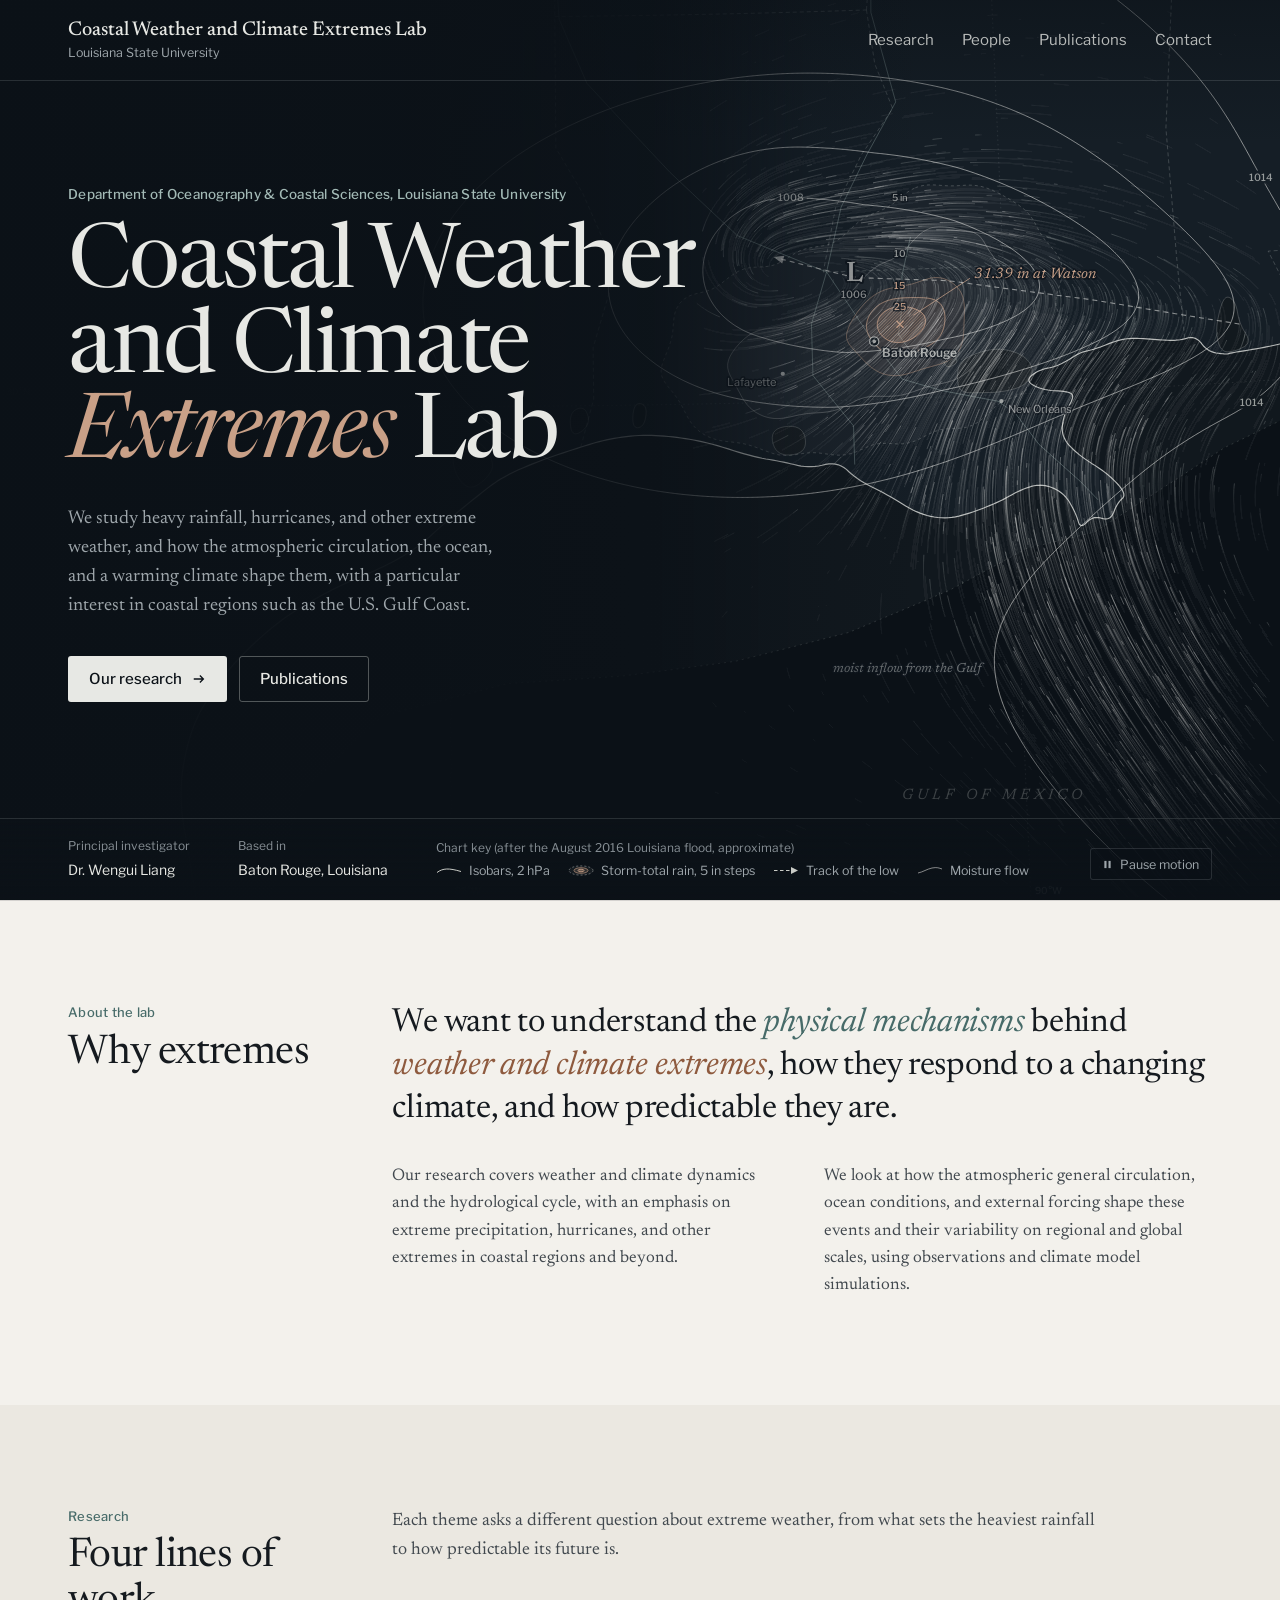
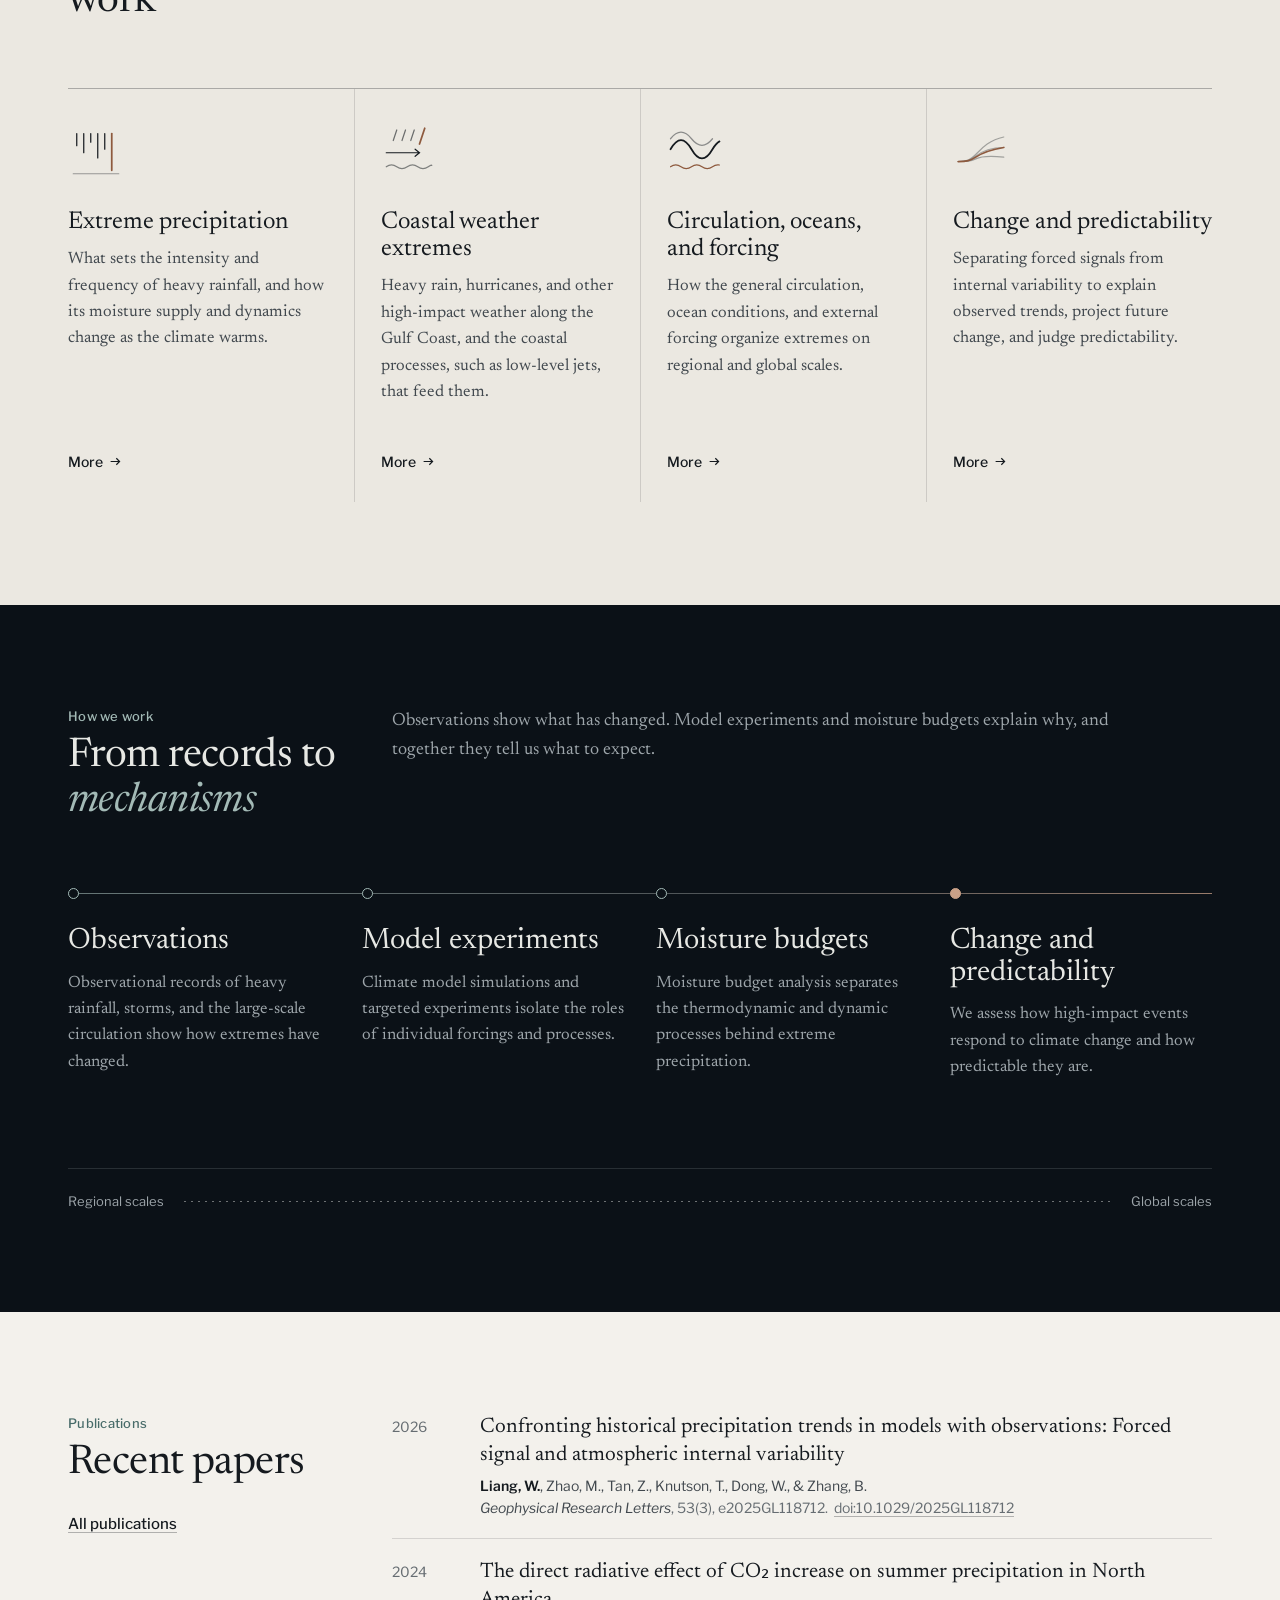
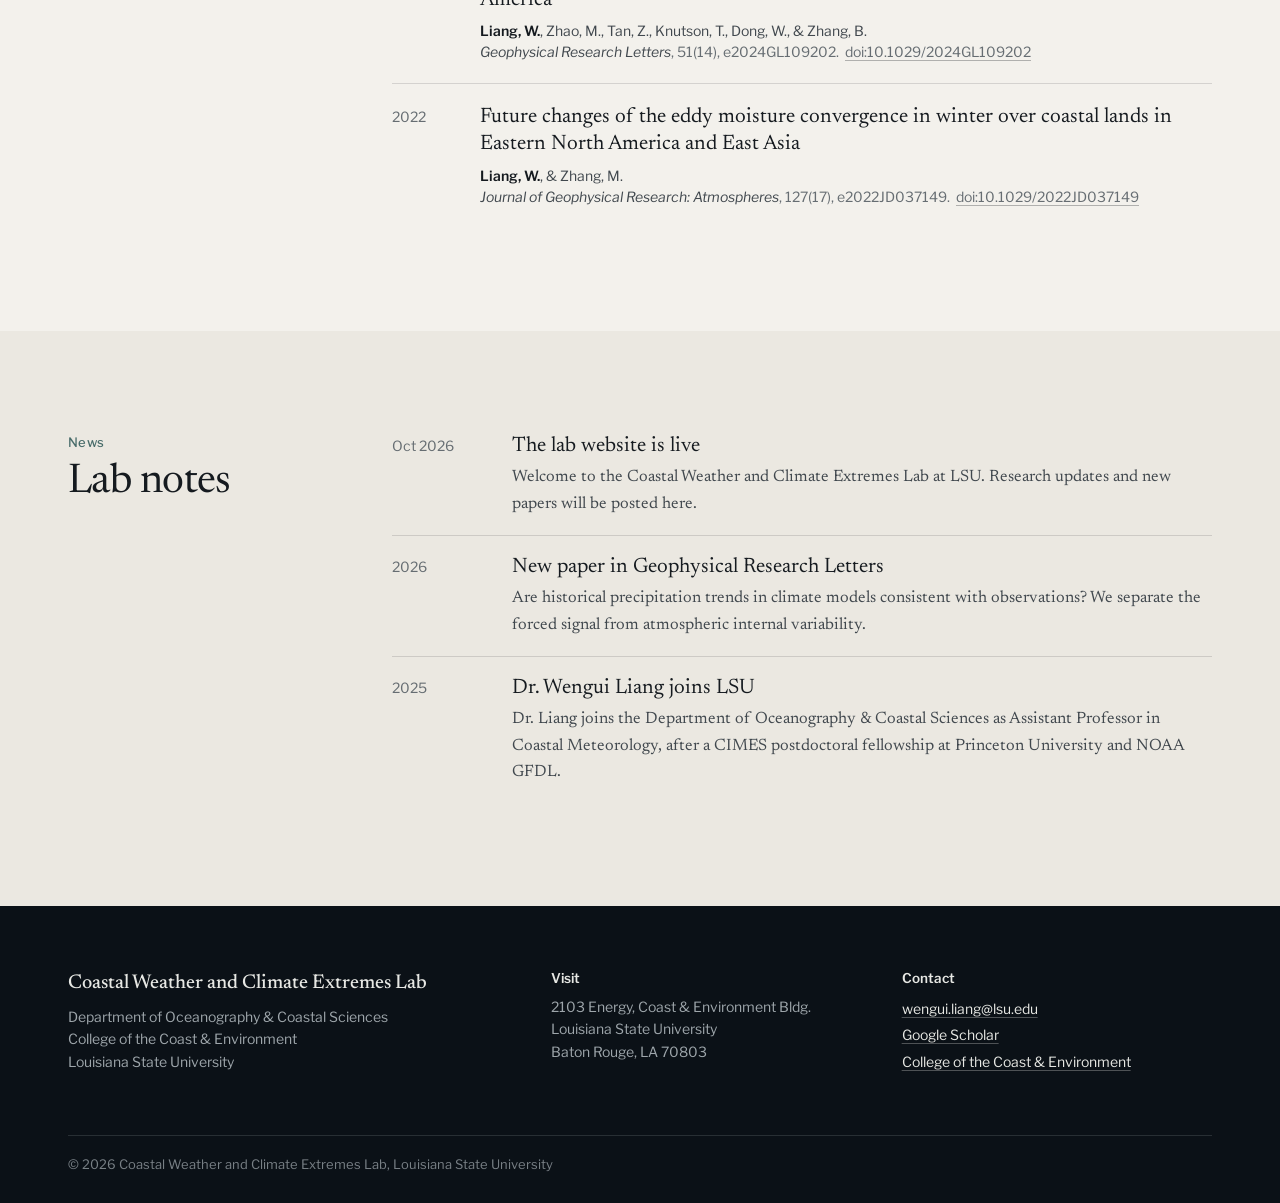
<file: index.html>
<!doctype html>
<html lang="en">
<head>
  <meta charset="utf-8">
  <meta name="viewport" content="width=device-width, initial-scale=1">
  <title>Coastal Weather and Climate Extremes Lab · LSU</title>
  <meta name="description" content="The Coastal Weather and Climate Extremes Lab at Louisiana State University studies heavy rainfall, hurricanes, and other extreme weather, and how they respond to a changing climate.">
  <meta property="og:type" content="website">
  <meta property="og:url" content="https://lsu-cwce.github.io/Coastal-Weather-and-Climate-Extremes-Lab/">
  <meta property="og:site_name" content="Coastal Weather and Climate Extremes Lab">
  <meta property="og:title" content="Coastal Weather and Climate Extremes Lab">
  <meta property="og:description" content="The Coastal Weather and Climate Extremes Lab at Louisiana State University studies heavy rainfall, hurricanes, and other extreme weather, and how they respond to a changing climate.">
  <meta property="og:image" content="https://lsu-cwce.github.io/Coastal-Weather-and-Climate-Extremes-Lab/assets/img/share.png?v=2">
  <meta property="og:image:width" content="1200">
  <meta property="og:image:height" content="630">
  <meta name="twitter:card" content="summary_large_image">
  <meta name="theme-color" content="#0b1117">
  <link rel="icon" href="assets/img/favicon.svg" type="image/svg+xml">
  <link rel="preconnect" href="https://fonts.googleapis.com">
  <link rel="preconnect" href="https://fonts.gstatic.com" crossorigin>
  <link href="https://fonts.googleapis.com/css2?family=Libre+Franklin:wght@400;500;600&amp;family=Newsreader:ital,opsz,wght@0,6..72,300..600;1,6..72,300..600&amp;display=swap" rel="stylesheet">
  <link rel="stylesheet" href="assets/css/style.css?v=20261029c">
</head>
<body>
  <a class="skip-link" href="#main">Skip to content</a>

  <header class="site-header">
    <div class="wrap">
      <a class="brand" href="index.html">
        <span class="brand-name">Coastal Weather and Climate Extremes Lab</span>
        <span class="brand-sub">Louisiana State University</span>
      </a>
      <nav class="nav" aria-label="Primary">
        <a href="research.html">Research</a>
        <a href="people.html">People</a>
        <a href="publications.html">Publications</a>
        <a href="contact.html">Contact</a>
      </nav>
    </div>
  </header>

  <main id="main">
    <section class="hero" aria-labelledby="hero-title">
      <canvas class="chart-layer" data-chart="surface" data-view="hero" data-theme="night" data-flow aria-hidden="true"></canvas>
      <div class="hero-inner wrap">
        <p class="hero-affil">Department of Oceanography &amp; Coastal Sciences, Louisiana State University</p>
        <h1 id="hero-title">Coastal Weather and Climate <em>Extremes</em> Lab</h1>
        <p class="lede">We study heavy rainfall, hurricanes, and other extreme weather, and how the atmospheric circulation, the ocean, and a warming climate shape them, with a particular interest in coastal regions such as the U.S. Gulf Coast.</p>
        <div class="cta-row">
          <a class="btn btn-light" href="research.html">Our research <svg class="arrow" viewBox="0 0 16 16" fill="none" stroke="currentColor" stroke-width="1.5" aria-hidden="true"><path d="M2 8h11M9 4l4 4-4 4"/></svg></a>
          <a class="btn btn-ghost" href="publications.html">Publications</a>
        </div>
      </div>
      <div class="hero-meta">
        <div class="wrap">
          <div class="meta-item"><span class="meta-label">Principal investigator</span>Dr. Wengui Liang</div>
          <div class="meta-item"><span class="meta-label">Based in</span>Baton Rouge, Louisiana</div>
          <div class="meta-item">
            <span class="meta-label">Chart key (after the August 2016 Louisiana flood, approximate)</span>
            <ul class="hero-legend">
              <li><svg viewBox="0 0 26 11" aria-hidden="true"><path d="M1 7.5c6-4.5 12-4.5 24-1" fill="none" stroke="#c9cbc6" stroke-width="1"/></svg>Isobars, 2 hPa</li>
              <li><svg viewBox="0 0 26 11" aria-hidden="true"><ellipse cx="13" cy="5.5" rx="12" ry="4.6" fill="rgba(231,232,228,.05)" stroke="rgba(231,232,228,.5)" stroke-width=".8" stroke-dasharray="2 2"/><ellipse cx="13" cy="5.5" rx="7" ry="2.8" fill="rgba(201,160,135,.16)" stroke="rgba(201,160,135,.8)" stroke-width=".8"/><ellipse cx="13" cy="5.5" rx="3" ry="1.3" fill="rgba(201,160,135,.35)" stroke="#c9a087" stroke-width=".9"/></svg>Storm-total rain, 5 in steps</li>
              <li><svg viewBox="0 0 26 11" aria-hidden="true"><path d="M1 5.5h17" stroke="#c9cbc6" stroke-width="1.1" stroke-dasharray="3.5 2.5"/><path d="M25 5.5 18 2v7z" fill="#c9cbc6"/></svg>Track of the low</li>
              <li><svg viewBox="0 0 26 11" aria-hidden="true"><path d="M1 8c5-1 9-4 14-5s7 0 10 1" fill="none" stroke="rgba(231,232,228,.55)" stroke-width="1"/></svg>Moisture flow</li>
            </ul>
          </div>
          <button class="motion-toggle" type="button" data-flow-toggle aria-pressed="false">
            <svg class="i-pause" viewBox="0 0 10 10" fill="currentColor" aria-hidden="true"><rect x="1.5" y="1" width="2.4" height="8"/><rect x="6.1" y="1" width="2.4" height="8"/></svg>
            <svg class="i-play" viewBox="0 0 10 10" fill="currentColor" aria-hidden="true"><path d="M2 1l7 4-7 4z"/></svg>
            <span class="label">Pause motion</span>
          </button>
        </div>
      </div>
    </section>

    <section class="section" aria-labelledby="about-title">
      <div class="wrap row">
        <div>
          <span class="kicker">About the lab</span>
          <h2 id="about-title" class="row-head">Why extremes</h2>
        </div>
        <div>
          <p class="statement">We want to understand the <em>physical mechanisms</em> behind <span class="hl">weather and climate extremes</span>, how they respond to a changing climate, and how predictable they are.</p>
          <div class="cols-2">
            <p>Our research covers weather and climate dynamics and the hydrological cycle, with an emphasis on extreme precipitation, hurricanes, and other extremes in coastal regions and beyond.</p>
            <p>We look at how the atmospheric general circulation, ocean conditions, and external forcing shape these events and their variability on regional and global scales, using observations and climate model simulations.</p>
          </div>
        </div>
      </div>
    </section>

    <section class="section section-alt" aria-labelledby="research-title">
      <div class="wrap">
        <div class="row">
          <div>
            <span class="kicker">Research</span>
            <h2 id="research-title" class="row-head">Four lines of work</h2>
          </div>
          <p class="intro">Each theme asks a different question about extreme weather, from what sets the heaviest rainfall to how predictable its future is.</p>
        </div>
        <div class="themes">
          <a class="theme" href="research.html#precip">
            <svg class="theme-glyph" viewBox="0 0 64 64" fill="none" stroke="currentColor" stroke-width="1.4" stroke-linecap="round" aria-hidden="true"><path d="M10 12v14M18 12v22M26 12v10M34 12v28M42 12v18"/><path class="accent" d="M50 12v42" stroke-width="2"/><path d="M6 58h52" opacity=".4"/></svg>
            <h3>Extreme precipitation</h3>
            <p>What sets the intensity and frequency of heavy rainfall, and how its moisture supply and dynamics change as the climate warms.</p>
            <span class="more">More<svg class="arrow" viewBox="0 0 16 16" fill="none" stroke="currentColor" stroke-width="1.5" aria-hidden="true"><path d="M2 8h11M9 4l4 4-4 4"/></svg></span>
          </a>
          <a class="theme" href="research.html#coastal">
            <svg class="theme-glyph" viewBox="0 0 64 64" fill="none" stroke="currentColor" stroke-width="1.4" stroke-linecap="round" aria-hidden="true"><path d="M18 8l-4 12M28 8l-4 12M38 8l-4 12" opacity=".6"/><path class="accent" d="M50 6l-6 18" stroke-width="2"/><path d="M6 34h38m-5-4 5 4-5 4"/><path d="M6 50c4-3 8-3 12 0s8 3 12 0 8-3 12 0 8 3 12 0 4-1.5 4-1.5" opacity=".5"/></svg>
            <h3>Coastal weather extremes</h3>
            <p>Heavy rain, hurricanes, and other high-impact weather along the Gulf Coast, and the coastal processes, such as low-level jets, that feed them.</p>
            <span class="more">More<svg class="arrow" viewBox="0 0 16 16" fill="none" stroke="currentColor" stroke-width="1.5" aria-hidden="true"><path d="M2 8h11M9 4l4 4-4 4"/></svg></span>
          </a>
          <a class="theme" href="research.html#circulation">
            <svg class="theme-glyph" viewBox="0 0 64 64" fill="none" stroke="currentColor" stroke-width="1.4" stroke-linecap="round" aria-hidden="true"><path d="M4 30c8-14 16-14 24 0s16 14 24 0c3-5 6-8 8-9" stroke-width="2"/><path d="M4 18c8-10 16-10 24 0s16 10 24 0" opacity=".45"/><path class="accent" d="M4 50c4-3 8-3 12 0s8 3 12 0 8-3 12 0 8 3 12 0 6-2 8-2"/></svg>
            <h3>Circulation, oceans, and forcing</h3>
            <p>How the general circulation, ocean conditions, and external forcing organize extremes on regional and global scales.</p>
            <span class="more">More<svg class="arrow" viewBox="0 0 16 16" fill="none" stroke="currentColor" stroke-width="1.5" aria-hidden="true"><path d="M2 8h11M9 4l4 4-4 4"/></svg></span>
          </a>
          <a class="theme" href="research.html#predictability">
            <svg class="theme-glyph" viewBox="0 0 64 64" fill="none" stroke="currentColor" stroke-width="1.4" stroke-linecap="round" aria-hidden="true"><path d="M6 44c10 0 14-2 20-8s14-16 32-20" opacity=".35"/><path d="M6 44c10 0 14-1 20-6s14-10 32-10" opacity=".35"/><path d="M6 44c10 0 14 0 20-3s14-4 32-2" opacity=".35"/><path class="accent" d="M6 44c10 0 14-1 20-5s14-8 32-11" stroke-width="2"/></svg>
            <h3>Change and predictability</h3>
            <p>Separating forced signals from internal variability to explain observed trends, project future change, and judge predictability.</p>
            <span class="more">More<svg class="arrow" viewBox="0 0 16 16" fill="none" stroke="currentColor" stroke-width="1.5" aria-hidden="true"><path d="M2 8h11M9 4l4 4-4 4"/></svg></span>
          </a>
        </div>
      </div>
    </section>

    <section class="section section-dark" aria-labelledby="methods-title">
      <div class="wrap">
        <div class="row">
          <div>
            <span class="kicker">How we work</span>
            <h2 id="methods-title" class="row-head">From records to <em>mechanisms</em></h2>
          </div>
          <p class="intro">Observations show what has changed. Model experiments and moisture budgets explain why, and together they tell us what to expect.</p>
        </div>
        <div class="steps">
          <div class="step"><h3>Observations</h3><p>Observational records of heavy rainfall, storms, and the large-scale circulation show how extremes have changed.</p></div>
          <div class="step"><h3>Model experiments</h3><p>Climate model simulations and targeted experiments isolate the roles of individual forcings and processes.</p></div>
          <div class="step"><h3>Moisture budgets</h3><p>Moisture budget analysis separates the thermodynamic and dynamic processes behind extreme precipitation.</p></div>
          <div class="step"><h3>Change and predictability</h3><p>We assess how high-impact events respond to climate change and how predictable they are.</p></div>
        </div>
        <div class="scale-note"><span>Regional scales</span><span class="line" aria-hidden="true"></span><span>Global scales</span></div>
      </div>
    </section>

    <section class="section" aria-labelledby="pubs-title">
      <div class="wrap row">
        <div>
          <span class="kicker">Publications</span>
          <h2 id="pubs-title" class="row-head">Recent papers</h2>
          <p class="more"><a href="publications.html">All publications</a></p>
        </div>
        <div class="pub-list" data-pubs="latest" data-limit="3"></div>
      </div>
    </section>

    <section class="section section-alt" aria-labelledby="news-title">
      <div class="wrap row">
        <div>
          <span class="kicker">News</span>
          <h2 id="news-title" class="row-head">Lab notes</h2>
        </div>
        <div class="news-list" data-news data-limit="4"></div>
      </div>
    </section>
  </main>

  <footer class="site-footer">
    <div class="wrap footer-grid">
      <div>
        <p class="footer-name">Coastal Weather and Climate Extremes Lab</p>
        <p>Department of Oceanography &amp; Coastal Sciences<br>College of the Coast &amp; Environment<br>Louisiana State University</p>
      </div>
      <div>
        <h2 class="footer-head">Visit</h2>
        <address>2103 Energy, Coast &amp; Environment Bldg.<br>Louisiana State University<br>Baton Rouge, LA 70803</address>
      </div>
      <div>
        <h2 class="footer-head">Contact</h2>
        <ul>
          <li><a href="mailto:wengui.liang@lsu.edu">wengui.liang@lsu.edu</a></li>
          <li><a href="https://scholar.google.com/citations?user=57zJp6UAAAAJ&amp;hl=en" target="_blank" rel="noopener">Google Scholar</a></li>
          <li><a href="https://www.lsu.edu/cce/" target="_blank" rel="noopener">College of the Coast &amp; Environment</a></li>
        </ul>
      </div>
    </div>
    <div class="wrap footer-bottom">
      <p>&copy; <span data-current-year>2026</span> Coastal Weather and Climate Extremes Lab, Louisiana State University</p>
    </div>
  </footer>

  <script src="data/publications.js?v=20261029c" defer></script>
  <script src="data/news.js?v=20261029c" defer></script>
  <script src="assets/js/wxmap.js?v=20261029c" defer></script>
  <script src="assets/js/main.js?v=20261029c" defer></script>
</body>
</html>
</file>
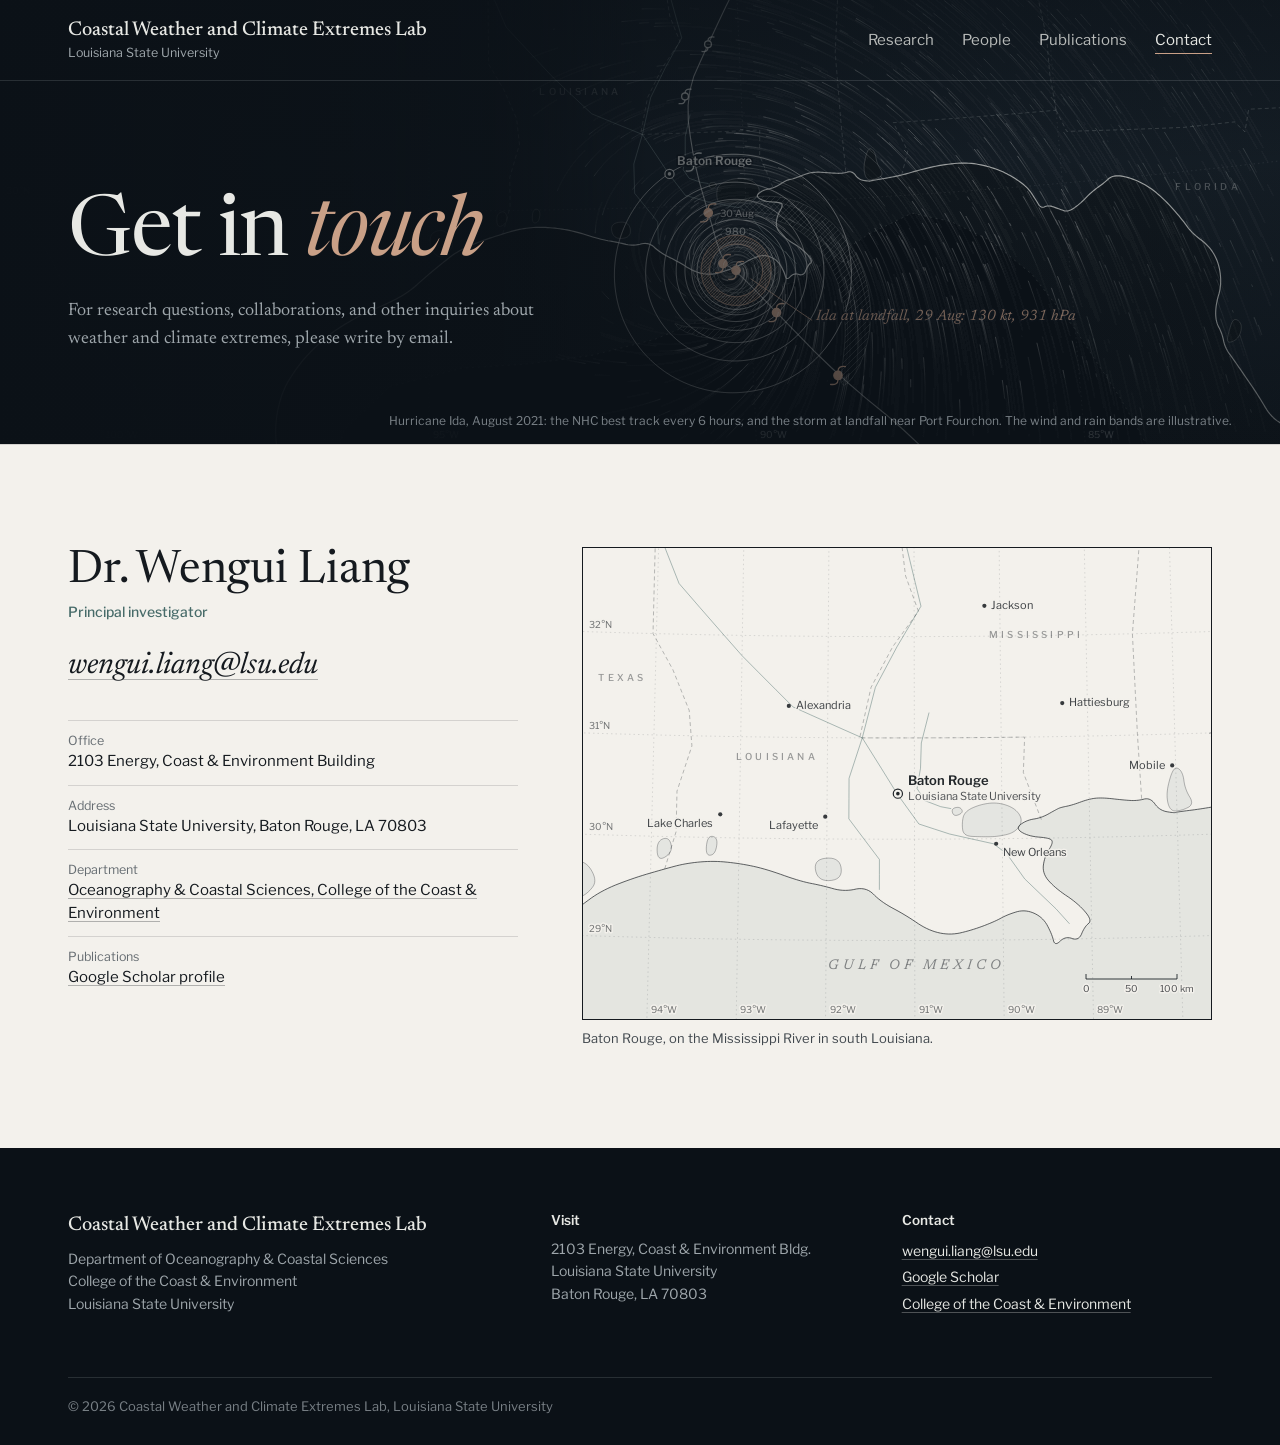
<file: contact.html>
<!doctype html>
<html lang="en">
<head>
  <meta charset="utf-8">
  <meta name="viewport" content="width=device-width, initial-scale=1">
  <title>Contact · Coastal Weather and Climate Extremes Lab</title>
  <meta name="description" content="Contact the Coastal Weather and Climate Extremes Lab at Louisiana State University, Baton Rouge.">
  <meta property="og:type" content="website">
  <meta property="og:url" content="https://lsu-cwce.github.io/Coastal-Weather-and-Climate-Extremes-Lab/contact.html">
  <meta property="og:site_name" content="Coastal Weather and Climate Extremes Lab">
  <meta property="og:title" content="Contact · Coastal Weather and Climate Extremes Lab">
  <meta property="og:description" content="Contact the Coastal Weather and Climate Extremes Lab at Louisiana State University, Baton Rouge.">
  <meta property="og:image" content="https://lsu-cwce.github.io/Coastal-Weather-and-Climate-Extremes-Lab/assets/img/share.png?v=2">
  <meta property="og:image:width" content="1200">
  <meta property="og:image:height" content="630">
  <meta name="twitter:card" content="summary_large_image">
  <meta name="theme-color" content="#0b1117">
  <link rel="icon" href="assets/img/favicon.svg" type="image/svg+xml">
  <link rel="preconnect" href="https://fonts.googleapis.com">
  <link rel="preconnect" href="https://fonts.gstatic.com" crossorigin>
  <link href="https://fonts.googleapis.com/css2?family=Libre+Franklin:wght@400;500;600&amp;family=Newsreader:ital,opsz,wght@0,6..72,300..600;1,6..72,300..600&amp;display=swap" rel="stylesheet">
  <link rel="stylesheet" href="assets/css/style.css?v=20261029c">
</head>
<body>
  <a class="skip-link" href="#main">Skip to content</a>

  <header class="site-header">
    <div class="wrap">
      <a class="brand" href="index.html">
        <span class="brand-name">Coastal Weather and Climate Extremes Lab</span>
        <span class="brand-sub">Louisiana State University</span>
      </a>
      <nav class="nav" aria-label="Primary">
        <a href="research.html">Research</a>
        <a href="people.html">People</a>
        <a href="publications.html">Publications</a>
        <a href="contact.html" aria-current="page">Contact</a>
      </nav>
    </div>
  </header>

  <main id="main">
    <section class="page-band" aria-labelledby="page-title">
      <canvas class="chart-layer" data-chart="hurricane" data-theme="night" data-flow aria-hidden="true"></canvas>
      <div class="wrap">
        <h1 id="page-title">Get in <em>touch</em></h1>
        <p class="lede">For research questions, collaborations, and other inquiries about weather and climate extremes, please write by email.</p>
      </div>
      <p class="band-caption">Hurricane Ida, August 2021: the NHC best track every 6 hours, and the storm at landfall near Port Fourchon. The wind and rain bands are illustrative.</p>
    </section>

    <section class="section" id="contact" aria-labelledby="contact-title">
      <div class="wrap contact">
        <div class="contact-details">
          <h2 id="contact-title">Dr. Wengui Liang</h2>
          <p class="contact-role">Principal investigator</p>
          <p class="contact-email"><a href="mailto:wengui.liang@lsu.edu">wengui.liang@lsu.edu</a></p>
          <dl class="contact-list">
            <div><dt>Office</dt><dd>2103 Energy, Coast &amp; Environment Building</dd></div>
            <div><dt>Address</dt><dd>Louisiana State University, Baton Rouge, LA 70803</dd></div>
            <div><dt>Department</dt><dd><a href="https://www.lsu.edu/cce/" target="_blank" rel="noopener">Oceanography &amp; Coastal Sciences, College of the Coast &amp; Environment</a></dd></div>
            <div><dt>Publications</dt><dd><a href="https://scholar.google.com/citations?user=57zJp6UAAAAJ&amp;hl=en" target="_blank" rel="noopener">Google Scholar profile</a></dd></div>
          </dl>
        </div>
        <figure class="locator">
          <canvas data-chart="locator" aria-hidden="true"></canvas>
          <figcaption>Baton Rouge, on the Mississippi River in south Louisiana.</figcaption>
        </figure>
      </div>
    </section>
  </main>

  <footer class="site-footer">
    <div class="wrap footer-grid">
      <div>
        <p class="footer-name">Coastal Weather and Climate Extremes Lab</p>
        <p>Department of Oceanography &amp; Coastal Sciences<br>College of the Coast &amp; Environment<br>Louisiana State University</p>
      </div>
      <div>
        <h2 class="footer-head">Visit</h2>
        <address>2103 Energy, Coast &amp; Environment Bldg.<br>Louisiana State University<br>Baton Rouge, LA 70803</address>
      </div>
      <div>
        <h2 class="footer-head">Contact</h2>
        <ul>
          <li><a href="mailto:wengui.liang@lsu.edu">wengui.liang@lsu.edu</a></li>
          <li><a href="https://scholar.google.com/citations?user=57zJp6UAAAAJ&amp;hl=en" target="_blank" rel="noopener">Google Scholar</a></li>
          <li><a href="https://www.lsu.edu/cce/" target="_blank" rel="noopener">College of the Coast &amp; Environment</a></li>
        </ul>
      </div>
    </div>
    <div class="wrap footer-bottom">
      <p>&copy; <span data-current-year>2026</span> Coastal Weather and Climate Extremes Lab, Louisiana State University</p>
    </div>
  </footer>

  <script src="assets/js/wxmap.js?v=20261029c" defer></script>
  <script src="assets/js/main.js?v=20261029c" defer></script>
</body>
</html>
</file>
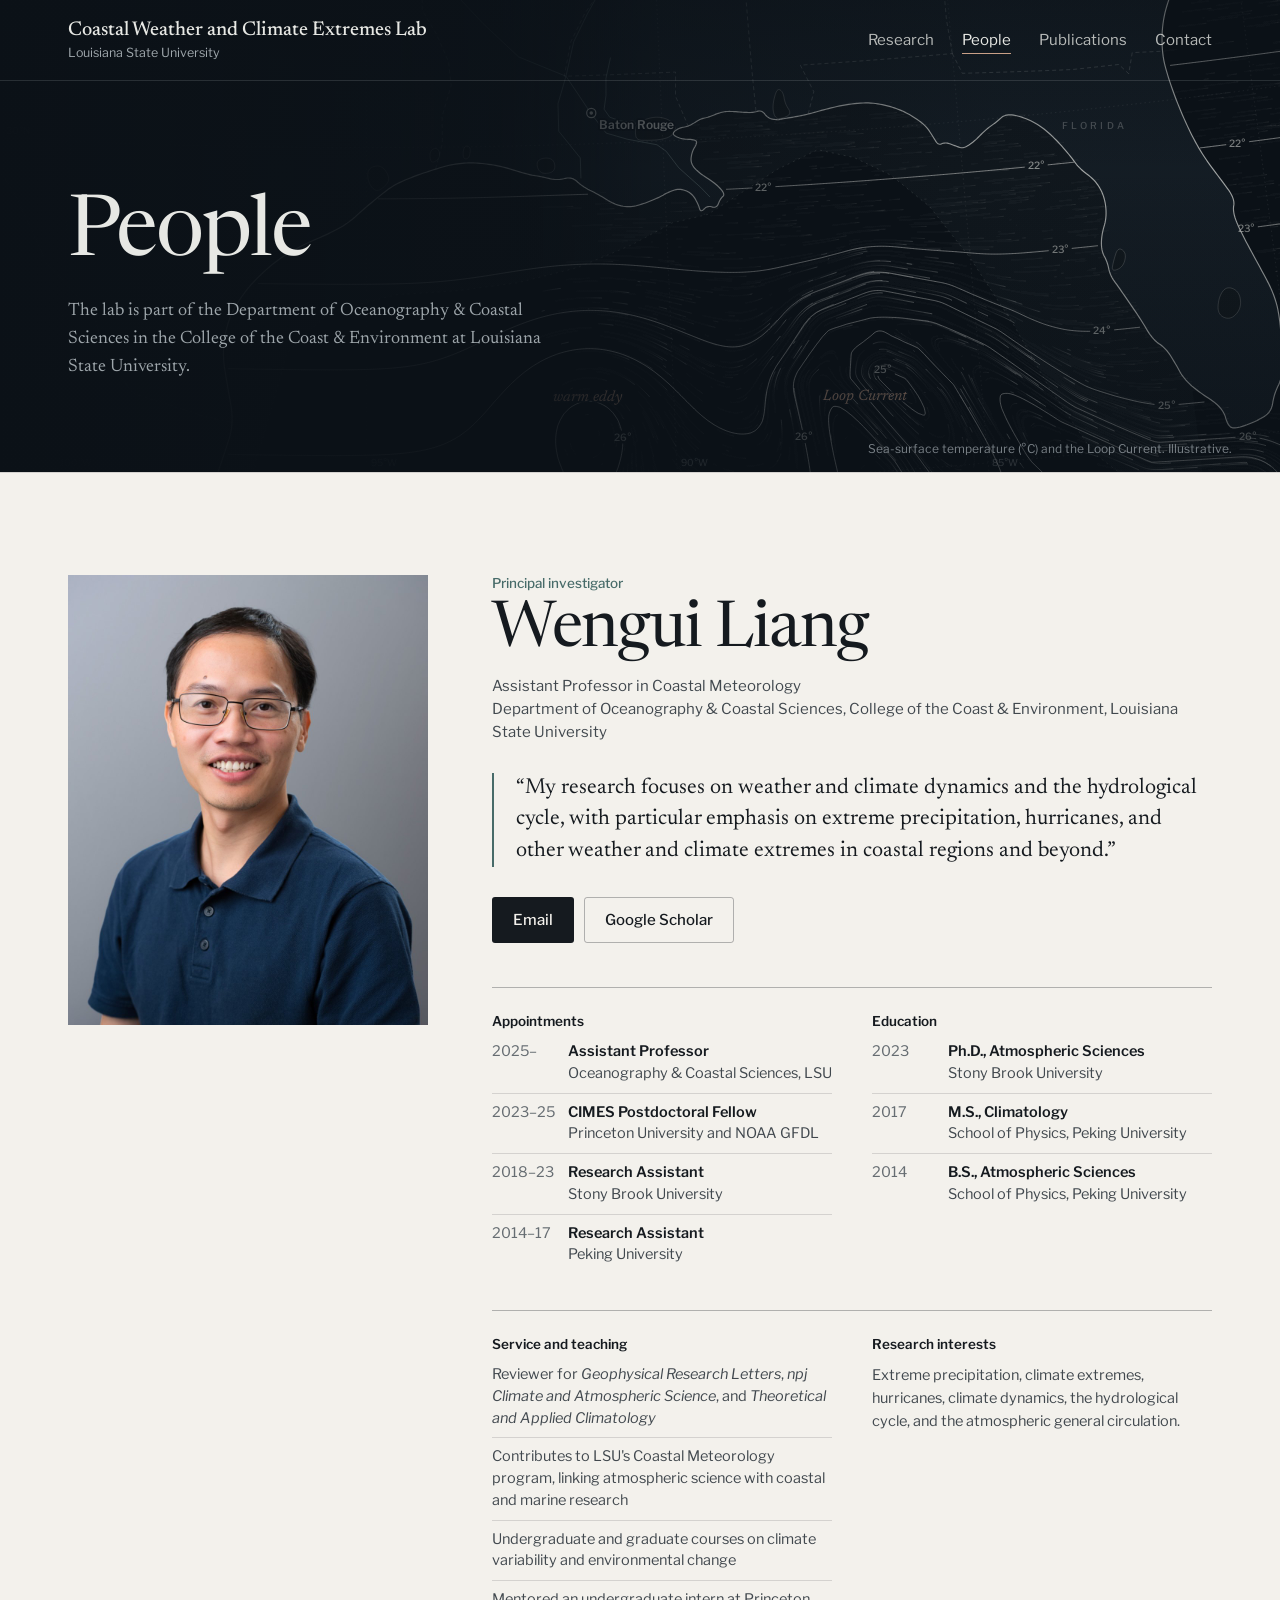
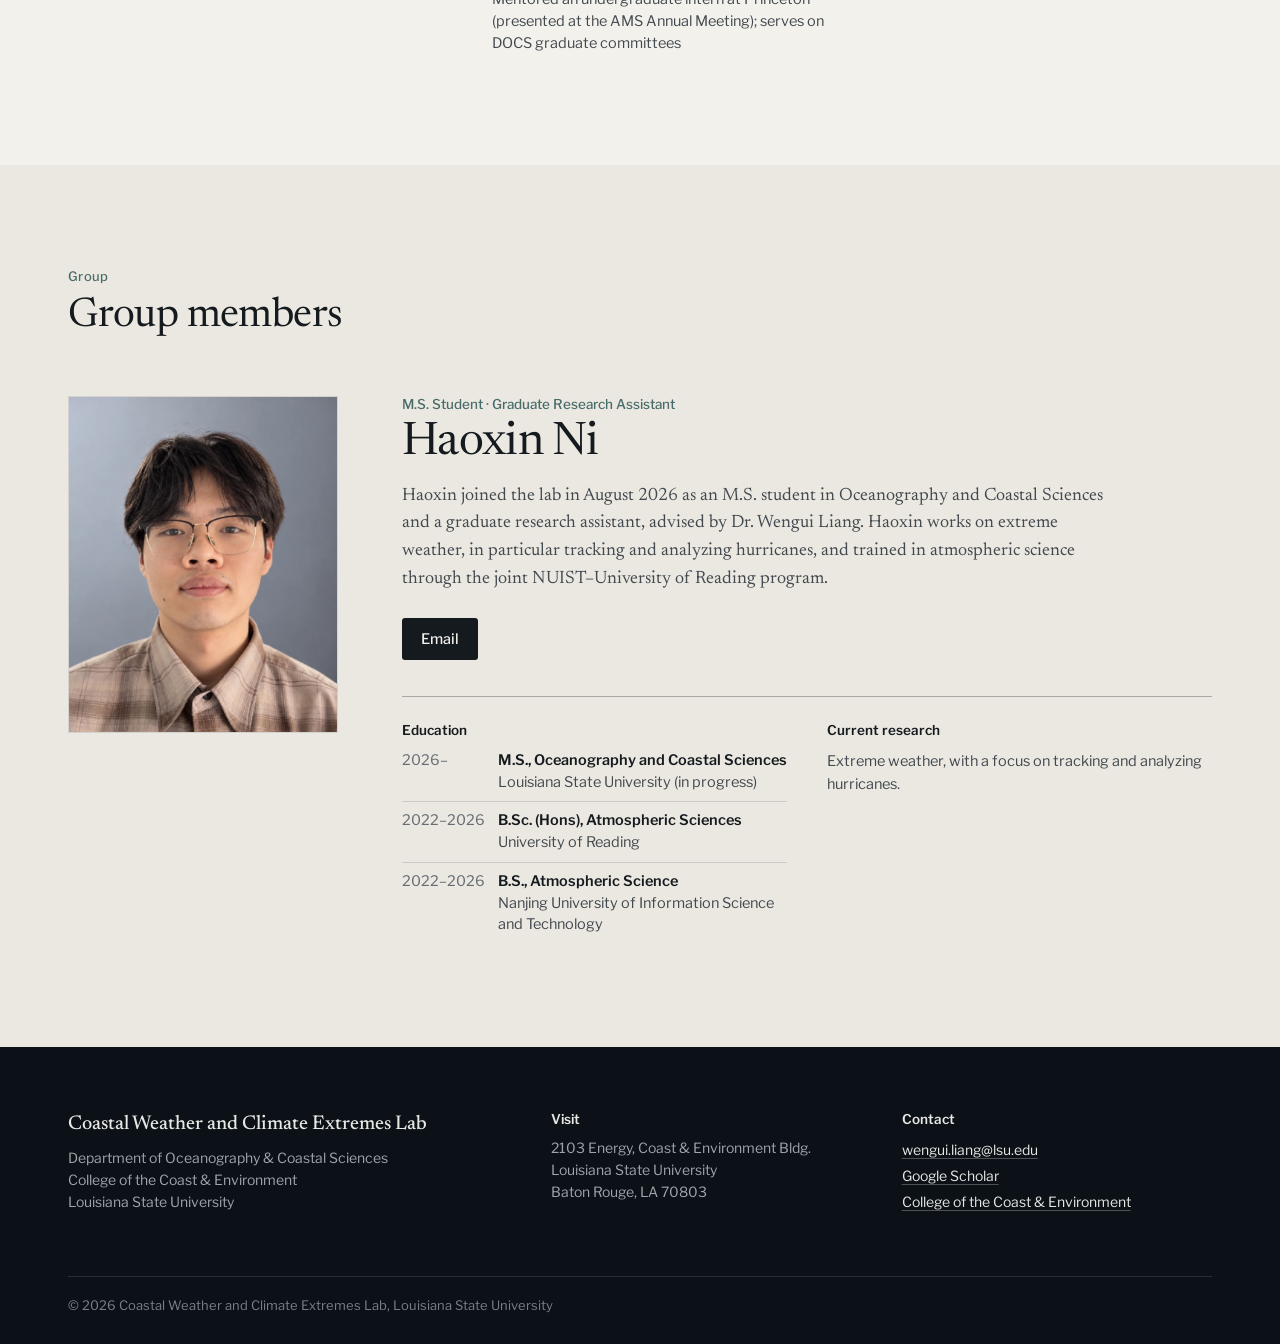
<file: people.html>
<!doctype html>
<html lang="en">
<head>
  <meta charset="utf-8">
  <meta name="viewport" content="width=device-width, initial-scale=1">
  <title>People · Coastal Weather and Climate Extremes Lab</title>
  <meta name="description" content="Dr. Wengui Liang and members of the Coastal Weather and Climate Extremes Lab at Louisiana State University.">
  <meta property="og:type" content="website">
  <meta property="og:url" content="https://lsu-cwce.github.io/Coastal-Weather-and-Climate-Extremes-Lab/people.html">
  <meta property="og:site_name" content="Coastal Weather and Climate Extremes Lab">
  <meta property="og:title" content="People · Coastal Weather and Climate Extremes Lab">
  <meta property="og:description" content="Dr. Wengui Liang and members of the Coastal Weather and Climate Extremes Lab at Louisiana State University.">
  <meta property="og:image" content="https://lsu-cwce.github.io/Coastal-Weather-and-Climate-Extremes-Lab/assets/img/share.png?v=2">
  <meta property="og:image:width" content="1200">
  <meta property="og:image:height" content="630">
  <meta name="twitter:card" content="summary_large_image">
  <meta name="theme-color" content="#0b1117">
  <link rel="icon" href="assets/img/favicon.svg" type="image/svg+xml">
  <link rel="preconnect" href="https://fonts.googleapis.com">
  <link rel="preconnect" href="https://fonts.gstatic.com" crossorigin>
  <link href="https://fonts.googleapis.com/css2?family=Libre+Franklin:wght@400;500;600&amp;family=Newsreader:ital,opsz,wght@0,6..72,300..600;1,6..72,300..600&amp;display=swap" rel="stylesheet">
  <link rel="stylesheet" href="assets/css/style.css?v=20261029c">
</head>
<body>
  <a class="skip-link" href="#main">Skip to content</a>

  <header class="site-header">
    <div class="wrap">
      <a class="brand" href="index.html">
        <span class="brand-name">Coastal Weather and Climate Extremes Lab</span>
        <span class="brand-sub">Louisiana State University</span>
      </a>
      <nav class="nav" aria-label="Primary">
        <a href="research.html">Research</a>
        <a href="people.html" aria-current="page">People</a>
        <a href="publications.html">Publications</a>
        <a href="contact.html">Contact</a>
      </nav>
    </div>
  </header>

  <main id="main">
    <section class="page-band" aria-labelledby="page-title">
      <canvas class="chart-layer" data-chart="sst" data-theme="night" data-flow aria-hidden="true"></canvas>
      <div class="wrap">
        <h1 id="page-title">People</h1>
        <p class="lede">The lab is part of the Department of Oceanography &amp; Coastal Sciences in the College of the Coast &amp; Environment at Louisiana State University.</p>
      </div>
      <p class="band-caption">Sea-surface temperature (°C) and the Loop Current. Illustrative.</p>
    </section>

    <section class="section" aria-labelledby="pi-name">
      <div class="wrap pi">
        <div class="portrait">
          <img src="assets/img/people/wengui-liang.jpg" alt="Dr. Wengui Liang" width="960" height="1343">

        </div>

        <div>
          <p class="pi-role">Principal investigator</p>
          <h2 id="pi-name">Wengui Liang</h2>
          <p class="pi-title">Assistant Professor in Coastal Meteorology<br>Department of Oceanography &amp; Coastal Sciences, College of the Coast &amp; Environment, Louisiana State University</p>

          <blockquote>“My research focuses on weather and climate dynamics and the hydrological cycle, with particular emphasis on extreme precipitation, hurricanes, and other weather and climate extremes in coastal regions and beyond.”</blockquote>

          <p class="pi-links"><a class="btn btn-dark" href="mailto:wengui.liang@lsu.edu">Email</a><a class="btn btn-outline" href="https://scholar.google.com/citations?user=57zJp6UAAAAJ&amp;hl=en" target="_blank" rel="noopener">Google Scholar</a></p>

          <div class="facts">
            <section>
              <h3>Appointments</h3>
              <ul class="cv">
                <li><span class="cv-years">2025–</span><div><b>Assistant Professor</b><span>Oceanography &amp; Coastal Sciences, LSU</span></div></li>
                <li><span class="cv-years">2023–25</span><div><b>CIMES Postdoctoral Fellow</b><span>Princeton University and NOAA GFDL</span></div></li>
                <li><span class="cv-years">2018–23</span><div><b>Research Assistant</b><span>Stony Brook University</span></div></li>
                <li><span class="cv-years">2014–17</span><div><b>Research Assistant</b><span>Peking University</span></div></li>
              </ul>
            </section>
            <section>
              <h3>Education</h3>
              <ul class="cv">
                <li><span class="cv-years">2023</span><div><b>Ph.D., Atmospheric Sciences</b><span>Stony Brook University</span></div></li>
                <li><span class="cv-years">2017</span><div><b>M.S., Climatology</b><span>School of Physics, Peking University</span></div></li>
                <li><span class="cv-years">2014</span><div><b>B.S., Atmospheric Sciences</b><span>School of Physics, Peking University</span></div></li>
              </ul>
            </section>
          </div>

          <div class="facts">
            <section>
              <h3>Service and teaching</h3>
              <ul class="plain-list">
                <li>Reviewer for <i>Geophysical Research Letters</i>, <i>npj Climate and Atmospheric Science</i>, and <i>Theoretical and Applied Climatology</i></li>
                <li>Contributes to LSU's Coastal Meteorology program, linking atmospheric science with coastal and marine research</li>
                <li>Undergraduate and graduate courses on climate variability and environmental change</li>
                <li>Mentored an undergraduate intern at Princeton (presented at the AMS Annual Meeting); serves on DOCS graduate committees</li>
              </ul>
            </section>
            <section>
              <h3>Research interests</h3>
              <p>Extreme precipitation, climate extremes, hurricanes, climate dynamics, the hydrological cycle, and the atmospheric general circulation.</p>
            </section>
          </div>
        </div>
      </div>
    </section>

    <!-- Group members are rendered from data/people.js -->
    <section class="section section-alt" aria-labelledby="members-title">
      <div class="wrap">
        <div class="members-head">
          <span class="kicker">Group</span>
          <h2 id="members-title" class="row-head">Group members</h2>
        </div>
        <div data-members></div>
      </div>
    </section>
  </main>

  <footer class="site-footer">
    <div class="wrap footer-grid">
      <div>
        <p class="footer-name">Coastal Weather and Climate Extremes Lab</p>
        <p>Department of Oceanography &amp; Coastal Sciences<br>College of the Coast &amp; Environment<br>Louisiana State University</p>
      </div>
      <div>
        <h2 class="footer-head">Visit</h2>
        <address>2103 Energy, Coast &amp; Environment Bldg.<br>Louisiana State University<br>Baton Rouge, LA 70803</address>
      </div>
      <div>
        <h2 class="footer-head">Contact</h2>
        <ul>
          <li><a href="mailto:wengui.liang@lsu.edu">wengui.liang@lsu.edu</a></li>
          <li><a href="https://scholar.google.com/citations?user=57zJp6UAAAAJ&amp;hl=en" target="_blank" rel="noopener">Google Scholar</a></li>
          <li><a href="https://www.lsu.edu/cce/" target="_blank" rel="noopener">College of the Coast &amp; Environment</a></li>
        </ul>
      </div>
    </div>
    <div class="wrap footer-bottom">
      <p>&copy; <span data-current-year>2026</span> Coastal Weather and Climate Extremes Lab, Louisiana State University</p>
    </div>
  </footer>

  <script src="data/people.js?v=20261029c" defer></script>
  <script src="assets/js/wxmap.js?v=20261029c" defer></script>
  <script src="assets/js/main.js?v=20261029c" defer></script>
</body>
</html>
</file>
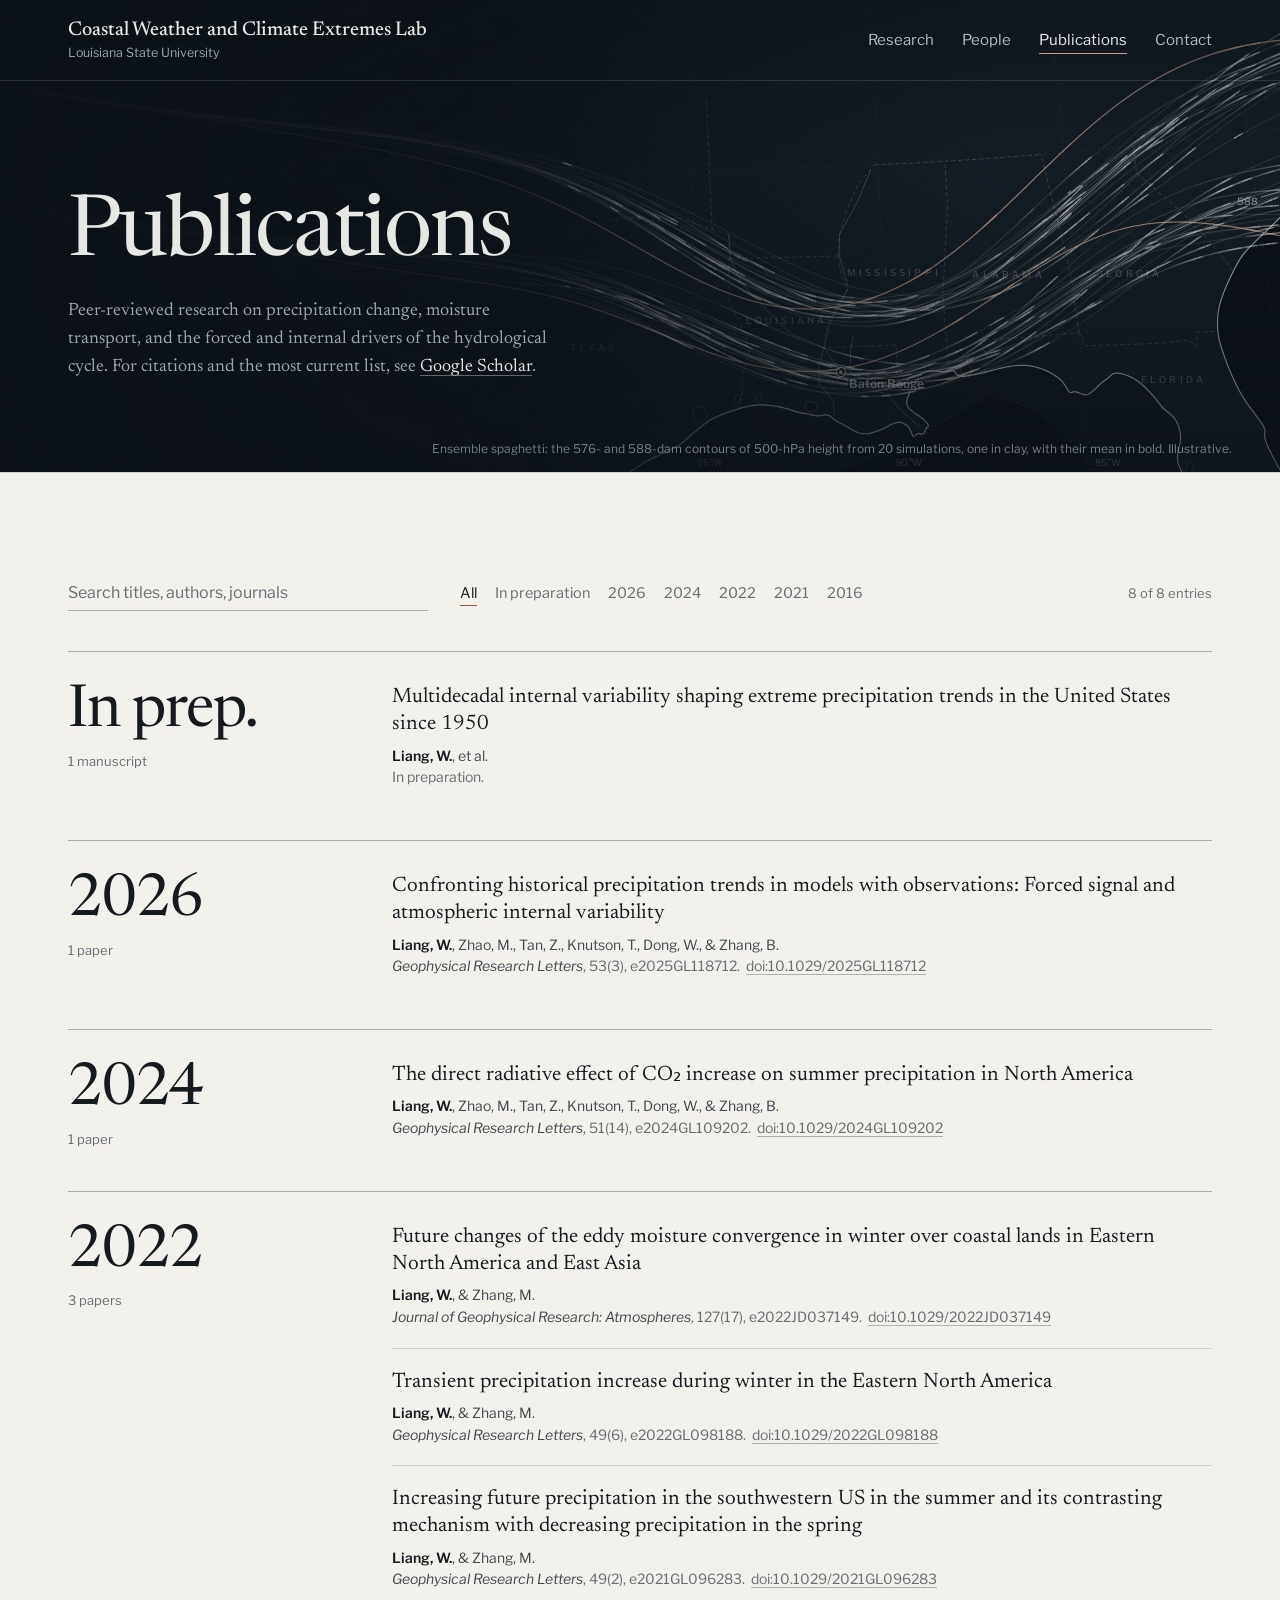
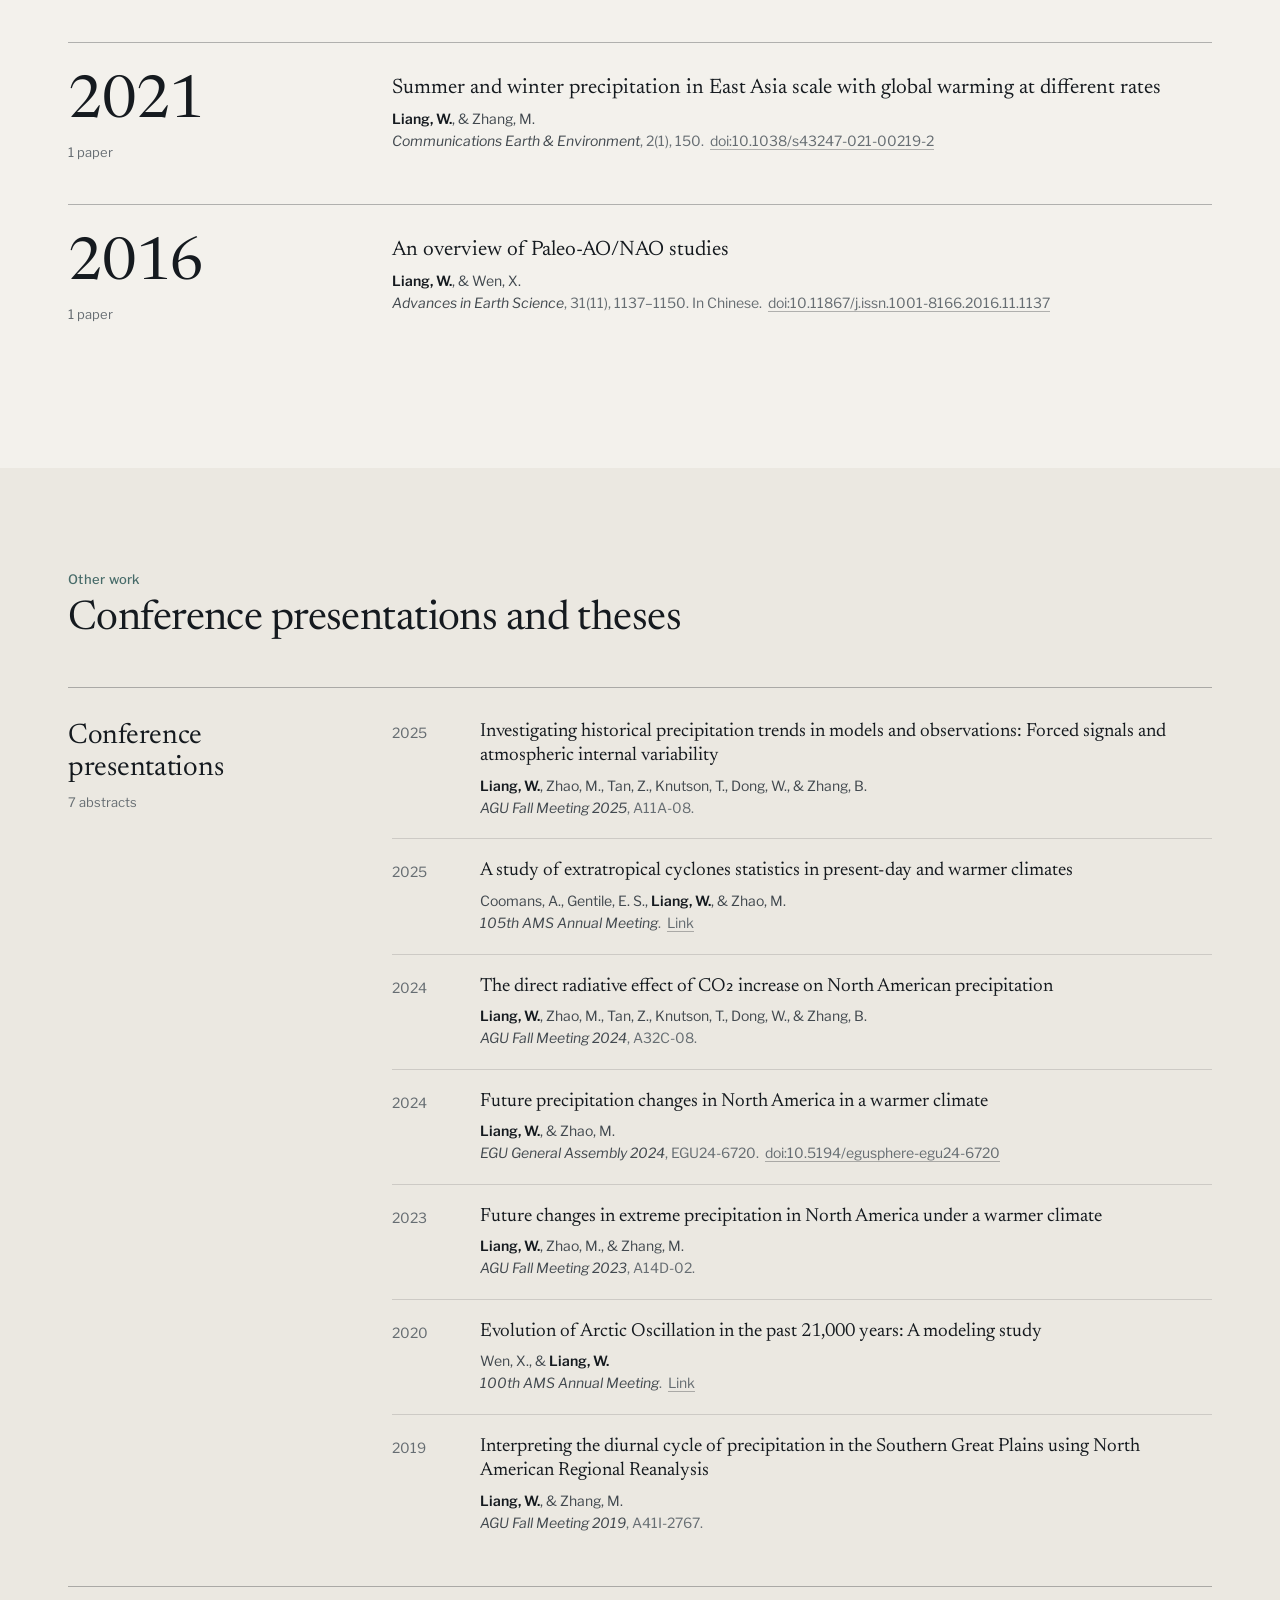
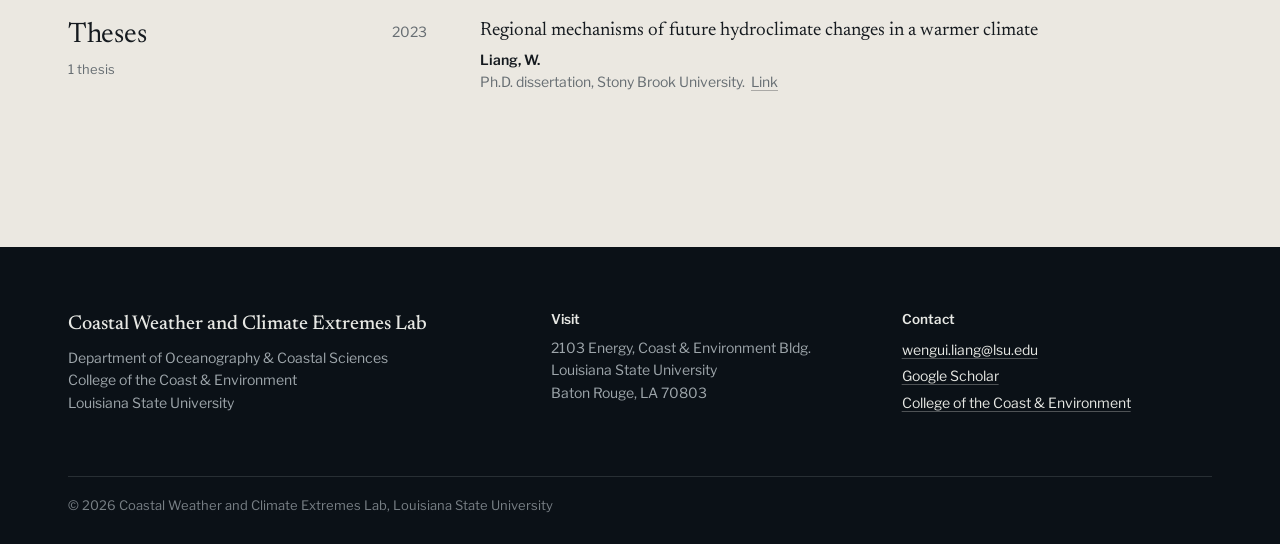
<file: publications.html>
<!doctype html>
<html lang="en">
<head>
  <meta charset="utf-8">
  <meta name="viewport" content="width=device-width, initial-scale=1">
  <title>Publications · Coastal Weather and Climate Extremes Lab</title>
  <meta name="description" content="Publications of the Coastal Weather and Climate Extremes Lab at LSU on extreme precipitation, the hydrological cycle, and climate change.">
  <meta property="og:type" content="website">
  <meta property="og:url" content="https://lsu-cwce.github.io/Coastal-Weather-and-Climate-Extremes-Lab/publications.html">
  <meta property="og:site_name" content="Coastal Weather and Climate Extremes Lab">
  <meta property="og:title" content="Publications · Coastal Weather and Climate Extremes Lab">
  <meta property="og:description" content="Publications of the Coastal Weather and Climate Extremes Lab at LSU on extreme precipitation, the hydrological cycle, and climate change.">
  <meta property="og:image" content="https://lsu-cwce.github.io/Coastal-Weather-and-Climate-Extremes-Lab/assets/img/share.png?v=2">
  <meta property="og:image:width" content="1200">
  <meta property="og:image:height" content="630">
  <meta name="twitter:card" content="summary_large_image">
  <meta name="theme-color" content="#0b1117">
  <link rel="icon" href="assets/img/favicon.svg" type="image/svg+xml">
  <link rel="preconnect" href="https://fonts.googleapis.com">
  <link rel="preconnect" href="https://fonts.gstatic.com" crossorigin>
  <link href="https://fonts.googleapis.com/css2?family=Libre+Franklin:wght@400;500;600&amp;family=Newsreader:ital,opsz,wght@0,6..72,300..600;1,6..72,300..600&amp;display=swap" rel="stylesheet">
  <link rel="stylesheet" href="assets/css/style.css?v=20261029c">
</head>
<body>
  <a class="skip-link" href="#main">Skip to content</a>

  <header class="site-header">
    <div class="wrap">
      <a class="brand" href="index.html">
        <span class="brand-name">Coastal Weather and Climate Extremes Lab</span>
        <span class="brand-sub">Louisiana State University</span>
      </a>
      <nav class="nav" aria-label="Primary">
        <a href="research.html">Research</a>
        <a href="people.html">People</a>
        <a href="publications.html" aria-current="page">Publications</a>
        <a href="contact.html">Contact</a>
      </nav>
    </div>
  </header>

  <main id="main">
    <section class="page-band" aria-labelledby="page-title">
      <canvas class="chart-layer" data-chart="ensemble" data-theme="night" data-flow aria-hidden="true"></canvas>
      <div class="wrap">
        <h1 id="page-title">Publications</h1>
        <p class="lede">Peer-reviewed research on precipitation change, moisture transport, and the forced and internal drivers of the hydrological cycle. For citations and the most current list, see <a href="https://scholar.google.com/citations?user=57zJp6UAAAAJ&amp;hl=en" target="_blank" rel="noopener">Google Scholar</a>.</p>
      </div>
      <p class="band-caption">Ensemble spaghetti: the 576- and 588-dam contours of 500-hPa height from 20 simulations, one in clay, with their mean in bold. Illustrative.</p>
    </section>

    <section class="section" aria-label="Publication list">
      <div class="wrap">
        <div class="pub-toolbar">
          <label class="search">
            <span class="visually-hidden">Search publications</span>
            <input id="pub-search" type="search" placeholder="Search titles, authors, journals" autocomplete="off">
          </label>
          <div class="filters" data-pub-filters role="group" aria-label="Filter by year"></div>
          <span class="pub-count" data-pub-count aria-live="polite"></span>
        </div>
        <div data-pubs="all"></div>
      </div>
    </section>

    <!-- Conference presentations and theses are rendered from data/publications.js -->
    <section class="section section-alt" aria-labelledby="other-title">
      <div class="wrap">
        <div class="list-head">
          <span class="kicker">Other work</span>
          <h2 id="other-title" class="row-head">Conference presentations and theses</h2>
        </div>
        <div data-presentations></div>
      </div>
    </section>
  </main>

  <footer class="site-footer">
    <div class="wrap footer-grid">
      <div>
        <p class="footer-name">Coastal Weather and Climate Extremes Lab</p>
        <p>Department of Oceanography &amp; Coastal Sciences<br>College of the Coast &amp; Environment<br>Louisiana State University</p>
      </div>
      <div>
        <h2 class="footer-head">Visit</h2>
        <address>2103 Energy, Coast &amp; Environment Bldg.<br>Louisiana State University<br>Baton Rouge, LA 70803</address>
      </div>
      <div>
        <h2 class="footer-head">Contact</h2>
        <ul>
          <li><a href="mailto:wengui.liang@lsu.edu">wengui.liang@lsu.edu</a></li>
          <li><a href="https://scholar.google.com/citations?user=57zJp6UAAAAJ&amp;hl=en" target="_blank" rel="noopener">Google Scholar</a></li>
          <li><a href="https://www.lsu.edu/cce/" target="_blank" rel="noopener">College of the Coast &amp; Environment</a></li>
        </ul>
      </div>
    </div>
    <div class="wrap footer-bottom">
      <p>&copy; <span data-current-year>2026</span> Coastal Weather and Climate Extremes Lab, Louisiana State University</p>
    </div>
  </footer>

  <script src="data/publications.js?v=20261029c" defer></script>
  <script src="assets/js/wxmap.js?v=20261029c" defer></script>
  <script src="assets/js/main.js?v=20261029c" defer></script>
</body>
</html>
</file>
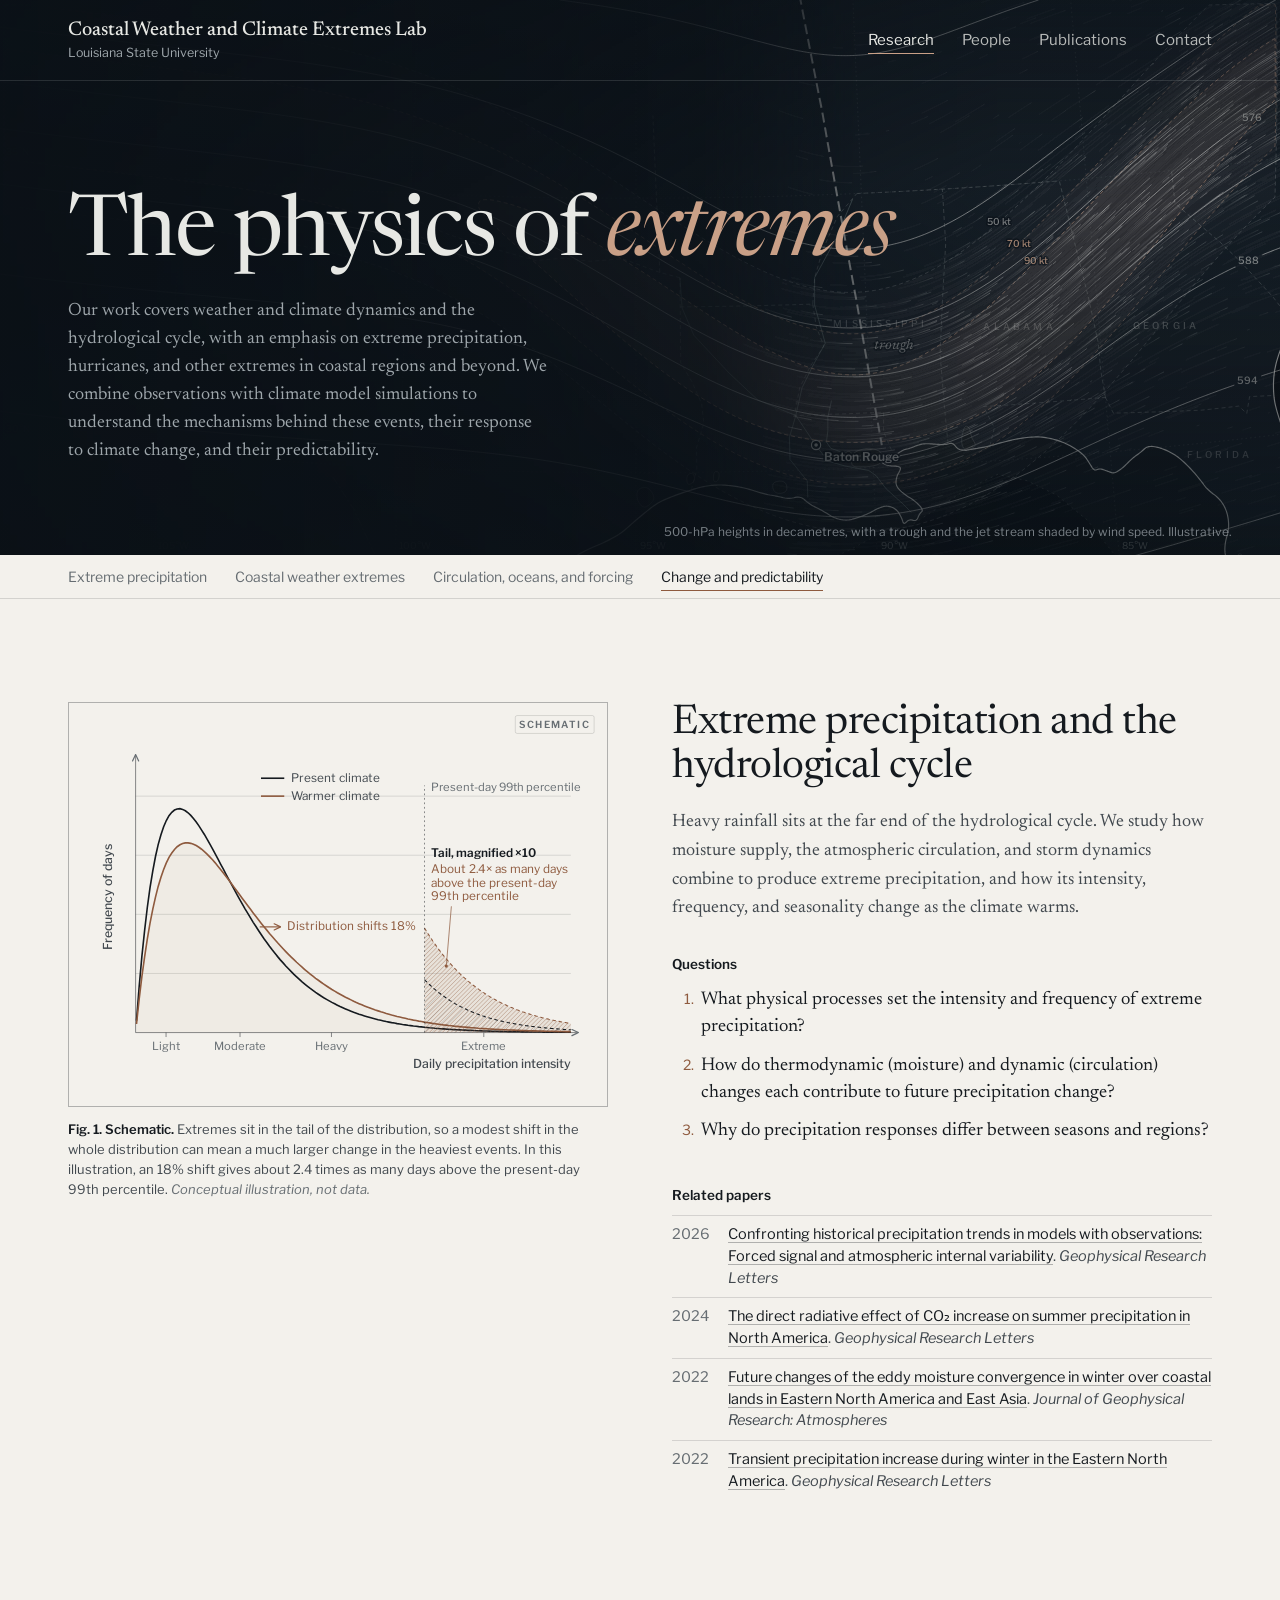
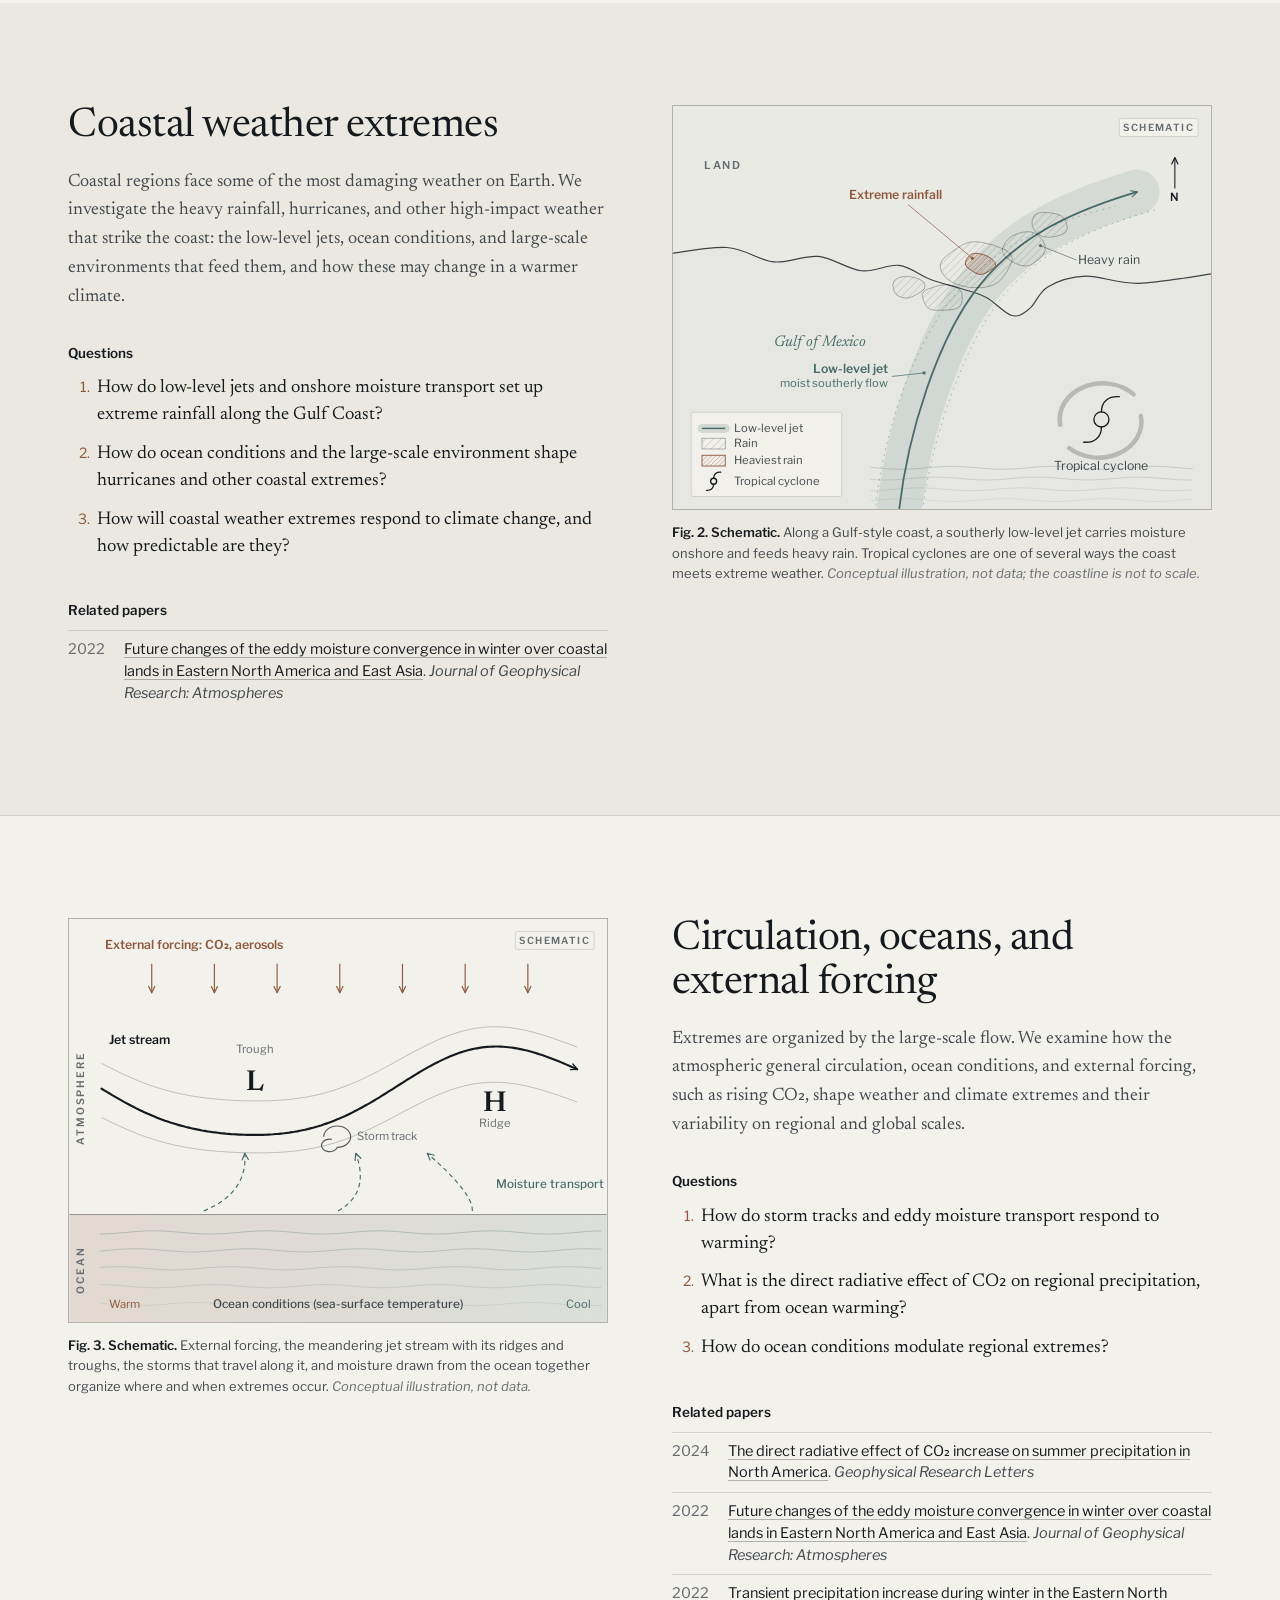
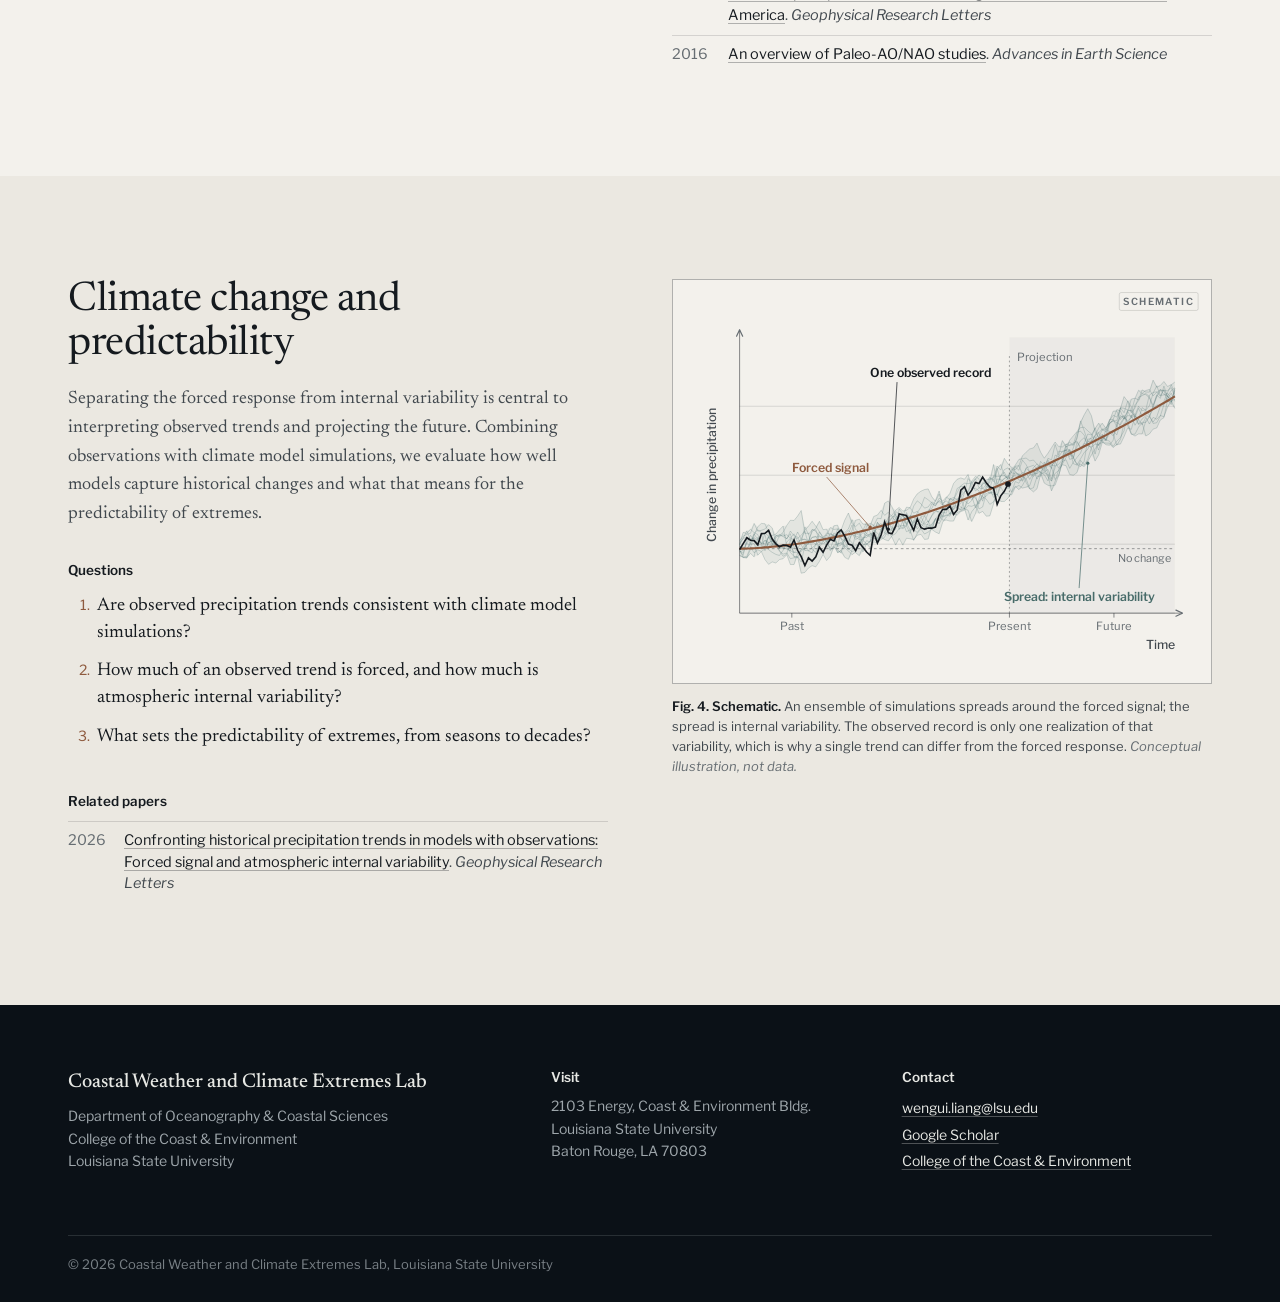
<file: research.html>
<!doctype html>
<html lang="en">
<head>
  <meta charset="utf-8">
  <meta name="viewport" content="width=device-width, initial-scale=1">
  <title>Research · Coastal Weather and Climate Extremes Lab</title>
  <meta name="description" content="Research themes of the Coastal Weather and Climate Extremes Lab at LSU: extreme precipitation, coastal weather extremes, circulation and forcing, and climate change and predictability.">
  <meta property="og:type" content="website">
  <meta property="og:url" content="https://lsu-cwce.github.io/Coastal-Weather-and-Climate-Extremes-Lab/research.html">
  <meta property="og:site_name" content="Coastal Weather and Climate Extremes Lab">
  <meta property="og:title" content="Research · Coastal Weather and Climate Extremes Lab">
  <meta property="og:description" content="Research themes of the Coastal Weather and Climate Extremes Lab at LSU: extreme precipitation, coastal weather extremes, circulation and forcing, and climate change and predictability.">
  <meta property="og:image" content="https://lsu-cwce.github.io/Coastal-Weather-and-Climate-Extremes-Lab/assets/img/share.png?v=2">
  <meta property="og:image:width" content="1200">
  <meta property="og:image:height" content="630">
  <meta name="twitter:card" content="summary_large_image">
  <meta name="theme-color" content="#0b1117">
  <link rel="icon" href="assets/img/favicon.svg" type="image/svg+xml">
  <link rel="preconnect" href="https://fonts.googleapis.com">
  <link rel="preconnect" href="https://fonts.gstatic.com" crossorigin>
  <link href="https://fonts.googleapis.com/css2?family=Libre+Franklin:wght@400;500;600&amp;family=Newsreader:ital,opsz,wght@0,6..72,300..600;1,6..72,300..600&amp;display=swap" rel="stylesheet">
  <link rel="stylesheet" href="assets/css/style.css?v=20261029c">
</head>
<body>
  <a class="skip-link" href="#main">Skip to content</a>

  <header class="site-header">
    <div class="wrap">
      <a class="brand" href="index.html">
        <span class="brand-name">Coastal Weather and Climate Extremes Lab</span>
        <span class="brand-sub">Louisiana State University</span>
      </a>
      <nav class="nav" aria-label="Primary">
        <a href="research.html" aria-current="page">Research</a>
        <a href="people.html">People</a>
        <a href="publications.html">Publications</a>
        <a href="contact.html">Contact</a>
      </nav>
    </div>
  </header>

  <main id="main">
    <section class="page-band" aria-labelledby="page-title">
      <canvas class="chart-layer" data-chart="upper" data-theme="night" data-flow aria-hidden="true"></canvas>
      <div class="wrap">
        <h1 id="page-title">The physics of <em>extremes</em></h1>
        <p class="lede">Our work covers weather and climate dynamics and the hydrological cycle, with an emphasis on extreme precipitation, hurricanes, and other extremes in coastal regions and beyond. We combine observations with climate model simulations to understand the mechanisms behind these events, their response to climate change, and their predictability.</p>
      </div>
      <p class="band-caption">500-hPa heights in decametres, with a trough and the jet stream shaded by wind speed. Illustrative.</p>
    </section>

    <nav class="toc" aria-label="Research themes">
      <div class="wrap">
        <a href="#precip">Extreme precipitation</a>
        <a href="#coastal">Coastal weather extremes</a>
        <a href="#circulation">Circulation, oceans, and forcing</a>
        <a href="#predictability">Change and predictability</a>
      </div>
    </nav>

    <section class="r-block" id="precip" aria-labelledby="t-precip">
      <div class="wrap r-grid">
        <figure class="r-figure">
          <div class="figure-frame" data-schematic="tail" data-label="Schematic of a precipitation intensity distribution, with the extreme tail growing in a warmer climate"></div>
          <figcaption><span class="fig-label">Fig. 1. Schematic.</span> Extremes sit in the tail of the distribution, so a modest shift in the whole distribution can mean a much larger change in the heaviest events. In this illustration, an 18% shift gives about 2.4 times as many days above the present-day 99th percentile. <span class="fig-note">Conceptual illustration, not data.</span></figcaption>
        </figure>
        <div class="r-text">
          <h2 id="t-precip">Extreme precipitation and the hydrological cycle</h2>
          <p>Heavy rainfall sits at the far end of the hydrological cycle. We study how moisture supply, the atmospheric circulation, and storm dynamics combine to produce extreme precipitation, and how its intensity, frequency, and seasonality change as the climate warms.</p>
          <h3>Questions</h3>
          <ol class="questions">
            <li>What physical processes set the intensity and frequency of extreme precipitation?</li>
            <li>How do thermodynamic (moisture) and dynamic (circulation) changes each contribute to future precipitation change?</li>
            <li>Why do precipitation responses differ between seasons and regions?</li>
          </ol>
          <h3>Related papers</h3>
          <ul class="related" data-pubs-related="precip"></ul>
        </div>
      </div>
    </section>

    <section class="r-block flip section-alt" id="coastal" aria-labelledby="t-coastal">
      <div class="wrap r-grid">
        <figure class="r-figure">
          <div class="figure-frame" data-schematic="coast" data-label="Schematic of a Gulf-style coastline: a southerly low-level jet carries moisture onshore, feeding heavy-rain cells, with a tropical cyclone offshore"></div>
          <figcaption><span class="fig-label">Fig. 2. Schematic.</span> Along a Gulf-style coast, a southerly low-level jet carries moisture onshore and feeds heavy rain. Tropical cyclones are one of several ways the coast meets extreme weather. <span class="fig-note">Conceptual illustration, not data; the coastline is not to scale.</span></figcaption>
        </figure>
        <div class="r-text">
          <h2 id="t-coastal">Coastal weather extremes</h2>
          <p>Coastal regions face some of the most damaging weather on Earth. We investigate the heavy rainfall, hurricanes, and other high-impact weather that strike the coast: the low-level jets, ocean conditions, and large-scale environments that feed them, and how these may change in a warmer climate.</p>
          <h3>Questions</h3>
          <ol class="questions">
            <li>How do low-level jets and onshore moisture transport set up extreme rainfall along the Gulf Coast?</li>
            <li>How do ocean conditions and the large-scale environment shape hurricanes and other coastal extremes?</li>
            <li>How will coastal weather extremes respond to climate change, and how predictable are they?</li>
          </ol>
          <h3>Related papers</h3>
          <ul class="related" data-pubs-related="coastal"></ul>
        </div>
      </div>
    </section>

    <section class="r-block" id="circulation" aria-labelledby="t-circulation">
      <div class="wrap r-grid">
        <figure class="r-figure">
          <div class="figure-frame" data-schematic="circulation" data-label="Schematic of a meandering jet stream with high and low pressure, moisture transport from the ocean, and external forcing"></div>
          <figcaption><span class="fig-label">Fig. 3. Schematic.</span> External forcing, the meandering jet stream with its ridges and troughs, the storms that travel along it, and moisture drawn from the ocean together organize where and when extremes occur. <span class="fig-note">Conceptual illustration, not data.</span></figcaption>
        </figure>
        <div class="r-text">
          <h2 id="t-circulation">Circulation, oceans, and external forcing</h2>
          <p>Extremes are organized by the large-scale flow. We examine how the atmospheric general circulation, ocean conditions, and external forcing, such as rising CO₂, shape weather and climate extremes and their variability on regional and global scales.</p>
          <h3>Questions</h3>
          <ol class="questions">
            <li>How do storm tracks and eddy moisture transport respond to warming?</li>
            <li>What is the direct radiative effect of CO₂ on regional precipitation, apart from ocean warming?</li>
            <li>How do ocean conditions modulate regional extremes?</li>
          </ol>
          <h3>Related papers</h3>
          <ul class="related" data-pubs-related="circulation"></ul>
        </div>
      </div>
    </section>

    <section class="r-block flip section-alt" id="predictability" aria-labelledby="t-predictability">
      <div class="wrap r-grid">
        <figure class="r-figure">
          <div class="figure-frame" data-schematic="ensemble" data-label="Schematic of an ensemble of climate simulations around a forced signal, with one observed realization"></div>
          <figcaption><span class="fig-label">Fig. 4. Schematic.</span> An ensemble of simulations spreads around the forced signal; the spread is internal variability. The observed record is only one realization of that variability, which is why a single trend can differ from the forced response. <span class="fig-note">Conceptual illustration, not data.</span></figcaption>
        </figure>
        <div class="r-text">
          <h2 id="t-predictability">Climate change and predictability</h2>
          <p>Separating the forced response from internal variability is central to interpreting observed trends and projecting the future. Combining observations with climate model simulations, we evaluate how well models capture historical changes and what that means for the predictability of extremes.</p>
          <h3>Questions</h3>
          <ol class="questions">
            <li>Are observed precipitation trends consistent with climate model simulations?</li>
            <li>How much of an observed trend is forced, and how much is atmospheric internal variability?</li>
            <li>What sets the predictability of extremes, from seasons to decades?</li>
          </ol>
          <h3>Related papers</h3>
          <ul class="related" data-pubs-related="predictability"></ul>
        </div>
      </div>
    </section>
  </main>

  <footer class="site-footer">
    <div class="wrap footer-grid">
      <div>
        <p class="footer-name">Coastal Weather and Climate Extremes Lab</p>
        <p>Department of Oceanography &amp; Coastal Sciences<br>College of the Coast &amp; Environment<br>Louisiana State University</p>
      </div>
      <div>
        <h2 class="footer-head">Visit</h2>
        <address>2103 Energy, Coast &amp; Environment Bldg.<br>Louisiana State University<br>Baton Rouge, LA 70803</address>
      </div>
      <div>
        <h2 class="footer-head">Contact</h2>
        <ul>
          <li><a href="mailto:wengui.liang@lsu.edu">wengui.liang@lsu.edu</a></li>
          <li><a href="https://scholar.google.com/citations?user=57zJp6UAAAAJ&amp;hl=en" target="_blank" rel="noopener">Google Scholar</a></li>
          <li><a href="https://www.lsu.edu/cce/" target="_blank" rel="noopener">College of the Coast &amp; Environment</a></li>
        </ul>
      </div>
    </div>
    <div class="wrap footer-bottom">
      <p>&copy; <span data-current-year>2026</span> Coastal Weather and Climate Extremes Lab, Louisiana State University</p>
    </div>
  </footer>

  <script src="data/publications.js?v=20261029c" defer></script>
  <script src="assets/js/wxmap.js?v=20261029c" defer></script>
  <script src="assets/js/schematics.js?v=20261029c" defer></script>
  <script src="assets/js/main.js?v=20261029c" defer></script>
</body>
</html>
</file>
<file: assets/css/style.css>
/* ==========================================================================
   Coastal Weather and Climate Extremes Lab — site styles
   Two surfaces, like a chart room: slate night for the weather charts at
   the top of each page, bone paper and black ink for reading. One muted
   clay marks the extremes. Newsreader for text, Libre Franklin for labels.
   ========================================================================== */

:root {
  --paper: #f3f1ec;
  --paper-2: #ebe8e1;
  --ink: #151a1f;
  --ink-2: #41484e;
  --ink-3: #666d72;
  --rule: rgba(21, 26, 31, 0.14);
  --rule-strong: rgba(21, 26, 31, 0.3);
  --link: #476b69;
  --clay: #8e5a3e;

  --night: #0b1117;
  --bone: #e7e8e4;
  --fog: #9ea6ab;
  --sea: #a3bab6;
  --clay-light: #c9a087;
  --rule-dark: rgba(220, 226, 226, 0.14);

  --serif: "Newsreader", Georgia, "Times New Roman", serif;
  --sans: "Libre Franklin", "Helvetica Neue", Arial, sans-serif;

  --maxw: 1240px;
  --gutter: clamp(20px, 4vw, 48px);
  --header-h: 80px;
}

/* ---------- Base ---------- */

*, *::before, *::after { box-sizing: border-box; }

html { -webkit-text-size-adjust: 100%; }

body {
  margin: 0;
  background: var(--paper);
  color: var(--ink);
  font: 400 18px/1.6 var(--serif);
  font-optical-sizing: auto;
  -webkit-font-smoothing: antialiased;
  -moz-osx-font-smoothing: grayscale;
  text-rendering: optimizeLegibility;
}

::selection { background: rgba(142, 90, 62, 0.22); }

img, svg, canvas { display: block; max-width: 100%; }

p { margin: 0 0 1em; }

h1, h2, h3 { margin: 0; font-weight: 400; }

a {
  color: inherit;
  text-decoration: underline;
  text-decoration-thickness: 1px;
  text-underline-offset: 0.2em;
  text-decoration-color: var(--rule-strong);
  transition: color 0.2s, text-decoration-color 0.2s, background-color 0.2s, border-color 0.2s;
}
a:hover { color: var(--link); text-decoration-color: currentColor; }

:focus-visible { outline: 2px solid var(--link); outline-offset: 2px; }

.wrap {
  width: 100%;
  max-width: var(--maxw);
  margin: 0 auto;
  padding: 0 var(--gutter);
}

.visually-hidden {
  position: absolute;
  width: 1px;
  height: 1px;
  overflow: hidden;
  clip: rect(0 0 0 0);
  white-space: nowrap;
}

.skip-link {
  position: absolute;
  left: 12px;
  top: -60px;
  z-index: 100;
  padding: 8px 14px;
  background: var(--bone);
  color: var(--night);
  font: 500 14px var(--sans);
  text-decoration: none;
}
.skip-link:focus { top: 12px; }

/* ---------- Header (sits over the dark band at the top of every page) ---------- */

.site-header {
  position: absolute;
  inset: 0 0 auto;
  z-index: 20;
  color: var(--bone);
  border-bottom: 1px solid var(--rule-dark);
}
.site-header .wrap {
  display: flex;
  align-items: center;
  justify-content: space-between;
  gap: 14px 40px;
  min-height: var(--header-h);
  padding-top: 14px;
  padding-bottom: 14px;
}
.brand {
  display: flex;
  flex-direction: column;
  gap: 3px;
  text-decoration: none;
}
.brand:hover { color: inherit; }
.brand-name { font: 500 20px/1.2 var(--serif); }
.brand-sub { font: 400 12.5px/1.3 var(--sans); color: var(--fog); }

.nav { display: flex; flex-wrap: wrap; gap: 6px 28px; font: 400 15px/1 var(--sans); }
.nav a { padding: 4px 0; color: rgba(231, 232, 228, 0.78); text-decoration: none; }
.nav a:hover { color: var(--bone); }
.nav a[aria-current="page"] {
  color: var(--bone);
  text-decoration: underline;
  text-decoration-color: var(--clay-light);
  text-underline-offset: 0.55em;
}

/* ---------- Dark chart bands ---------- */

.hero, .page-band {
  position: relative;
  overflow: hidden;
  background: var(--night);
  color: var(--bone);
}
.chart-layer, .flow-layer {
  position: absolute;
  inset: 0;
  width: 100%;
  height: 100%;
}
.flow-layer { pointer-events: none; }
.hero::before, .page-band::before {
  content: "";
  position: absolute;
  inset: 0;
  z-index: 1;
  pointer-events: none;
}
.hero > *:not(canvas), .page-band > *:not(canvas) { position: relative; z-index: 2; }

.btn {
  display: inline-flex;
  align-items: center;
  gap: 10px;
  height: 46px;
  padding: 0 20px;
  border: 1px solid transparent;
  border-radius: 3px;
  font: 500 15px/1 var(--sans);
  text-decoration: none;
  white-space: nowrap;
}
.btn .arrow { width: 14px; height: 14px; transition: transform 0.3s; }
.btn:hover .arrow { transform: translateX(3px); }
.btn-light { background: var(--bone); color: var(--night); }
.btn-light:hover { background: #fff; color: var(--night); }
.btn-ghost { border-color: rgba(231, 232, 228, 0.32); color: var(--bone); }
.btn-ghost:hover { border-color: var(--bone); color: var(--bone); }

/* Home: a full-bleed surface chart behind the title */
.hero {
  display: flex;
  flex-direction: column;
  min-height: 100vh;
  min-height: 100svh;
}
.hero::before {
  background:
    linear-gradient(90deg, rgba(11, 17, 23, 0.94) 0%, rgba(11, 17, 23, 0.86) 34%, rgba(11, 17, 23, 0.4) 54%, rgba(11, 17, 23, 0) 72%),
    linear-gradient(180deg, rgba(11, 17, 23, 0.55) 0%, rgba(11, 17, 23, 0) 16%, rgba(11, 17, 23, 0) 78%, rgba(11, 17, 23, 0.8) 100%);
}
.hero-inner {
  flex: 1;
  display: flex;
  flex-direction: column;
  justify-content: center;
  padding-top: calc(var(--header-h) + 36px);
  padding-bottom: 48px;
}
.hero-affil { margin: 0; font: 500 13.5px/1.5 var(--sans); letter-spacing: 0.02em; color: var(--sea); }
.hero h1 {
  max-width: 7.4em;
  margin: 20px 0 26px;
  font-size: clamp(50px, 7vw, 104px);
  font-weight: 400;
  line-height: 0.95;
  letter-spacing: -0.024em;
}
.hero h1 em, .page-band h1 em { font-style: italic; color: var(--clay-light); }
.hero .lede {
  max-width: 44ch;
  margin: 0;
  font-size: clamp(18px, 1.45vw, 21px);
  line-height: 1.55;
  color: var(--fog);
}
.cta-row { display: flex; flex-wrap: wrap; gap: 12px; margin-top: 36px; }

.hero-meta {
  border-top: 1px solid var(--rule-dark);
  background: linear-gradient(180deg, rgba(11, 17, 23, 0), rgba(11, 17, 23, 0.6));
}
.hero-meta .wrap {
  display: grid;
  grid-template-columns: auto auto minmax(0, 1fr) auto;
  gap: 18px 48px;
  align-items: end;
  padding-top: 18px;
  padding-bottom: 20px;
  font: 400 14px/1.45 var(--sans);
}
.meta-label { display: block; margin-bottom: 5px; font-size: 12px; color: rgba(158, 166, 171, 0.85); }
.hero-legend { display: flex; flex-wrap: wrap; gap: 6px 18px; margin: 0; padding: 0; list-style: none; font-size: 12.5px; color: var(--fog); }
.hero-legend li { display: flex; align-items: center; gap: 7px; white-space: nowrap; }
.hero-legend svg { width: 26px; height: 11px; flex: none; }
.motion-toggle {
  display: inline-flex;
  align-items: center;
  gap: 8px;
  height: 32px;
  padding: 0 12px;
  border: 1px solid var(--rule-dark);
  border-radius: 3px;
  background: rgba(11, 17, 23, 0.4);
  color: var(--fog);
  font: 400 12.5px var(--sans);
  cursor: pointer;
  transition: border-color 0.2s, color 0.2s;
}
.motion-toggle:hover { border-color: rgba(231, 232, 228, 0.5); color: var(--bone); }
.motion-toggle svg { width: 9px; height: 9px; }
.motion-toggle .i-play, .motion-toggle[aria-pressed="true"] .i-pause { display: none; }
.motion-toggle[aria-pressed="true"] .i-play { display: block; }

/* Inner pages: a shorter band with a chart behind the title */
.page-band { padding: calc(var(--header-h) + clamp(64px, 9vw, 120px)) 0 clamp(56px, 7vw, 96px); }
.page-band::before {
  background:
    linear-gradient(90deg, rgba(11, 17, 23, 0.92) 0%, rgba(11, 17, 23, 0.62) 42%, rgba(11, 17, 23, 0.12) 78%),
    linear-gradient(180deg, rgba(11, 17, 23, 0.5) 0%, rgba(11, 17, 23, 0) 36%, rgba(11, 17, 23, 0.6) 100%);
}
.page-band h1 {
  margin-bottom: 22px;
  font-size: clamp(50px, 6.6vw, 100px);
  line-height: 0.96;
  letter-spacing: -0.024em;
}
.page-band .lede { max-width: 48ch; margin: 0; font-size: clamp(18px, 1.4vw, 20px); line-height: 1.55; color: var(--fog); }
.page-band .lede a { color: var(--bone); text-decoration-color: rgba(231, 232, 228, 0.4); }
.band-caption {
  position: absolute !important;
  right: var(--gutter);
  bottom: 16px;
  margin: 0;
  font: 400 12px var(--sans);
  color: rgba(158, 166, 171, 0.75);
}

/* ---------- Sections ---------- */

.section { padding: clamp(64px, 8vw, 112px) 0; border-top: 1px solid var(--rule); }
.section-alt { background: var(--paper-2); border-top: 0; }
.section-dark { background: var(--night); color: var(--bone); border-top: 0; }
.section-dark + .section, .section-alt + .section { border-top: 0; }

.row {
  display: grid;
  grid-template-columns: minmax(0, 3fr) minmax(0, 9fr);
  gap: 20px clamp(24px, 4vw, 56px);
}
.kicker { display: block; margin-bottom: 10px; font: 500 13px/1.4 var(--sans); letter-spacing: 0.02em; color: var(--link); }
.section-dark .kicker { color: var(--sea); }
.row-head { font-size: clamp(30px, 3.2vw, 44px); line-height: 1.08; letter-spacing: -0.014em; }
.row-head em { font-style: italic; color: var(--link); }
.section-dark .row-head em { color: var(--sea); }

.statement {
  max-width: 30em;
  margin-bottom: 32px;
  font-size: clamp(26px, 2.6vw, 36px);
  line-height: 1.28;
  letter-spacing: -0.008em;
}
.statement em { font-style: italic; color: var(--link); }
.statement .hl { font-style: italic; color: var(--clay); }
.cols-2 { columns: 2; column-gap: 44px; font-size: 17px; color: var(--ink-2); }
.cols-2 p { break-inside: avoid; }

.intro { max-width: 40em; margin: 0; color: var(--ink-2); }
.section-dark .intro { color: var(--fog); }

/* Research themes, with small ink glyphs */
.themes {
  display: grid;
  grid-template-columns: repeat(4, minmax(0, 1fr));
  margin-top: clamp(40px, 5vw, 64px);
  border-top: 1px solid var(--rule-strong);
}
.theme {
  display: flex;
  flex-direction: column;
  padding: 28px 26px 32px;
  border-left: 1px solid var(--rule);
  color: inherit;
  text-decoration: none;
}
.theme:hover { color: inherit; }
.theme:first-child { padding-left: 0; border-left: 0; }
.theme:last-child { padding-right: 0; }
.theme-glyph { width: 56px; height: 56px; margin: 6px 0 30px; color: var(--ink); }
.theme-glyph .accent { stroke: var(--clay); }
.theme h3 { margin-bottom: 10px; font-size: clamp(23px, 1.9vw, 27px); line-height: 1.12; }
.theme p { flex: 1; margin: 0 0 20px; font-size: 16.5px; color: var(--ink-2); }
.theme .more { font: 500 14px var(--sans); }
.theme .more .arrow { display: inline-block; width: 13px; height: 13px; margin-left: 6px; vertical-align: -1px; transition: transform 0.3s; }
.theme:hover h3 { text-decoration: underline; text-decoration-thickness: 1px; text-underline-offset: 0.14em; }
.theme:hover .more .arrow { transform: translateX(4px); }

/* Approach, as a sequence along one line */
.steps {
  position: relative;
  display: grid;
  grid-template-columns: repeat(4, minmax(0, 1fr));
  gap: 0 32px;
  margin-top: clamp(40px, 5vw, 64px);
}
.steps::before {
  content: "";
  position: absolute;
  left: 0;
  right: 0;
  top: 5px;
  height: 1px;
  background: linear-gradient(90deg, rgba(163, 186, 182, 0.6), rgba(231, 232, 228, 0.3) 60%, rgba(201, 160, 135, 0.75));
}
.step { position: relative; padding-top: 38px; }
.step::before {
  content: "";
  position: absolute;
  left: 0;
  top: 0;
  width: 11px;
  height: 11px;
  border: 1px solid var(--sea);
  border-radius: 50%;
  background: var(--night);
}
.step:last-child::before { border-color: var(--clay-light); background: var(--clay-light); }
.step h3 { margin-bottom: 12px; font-size: clamp(25px, 2.3vw, 32px); line-height: 1.08; }
.step p { margin: 0; font-size: 16.5px; color: var(--fog); }
.scale-note {
  display: grid;
  grid-template-columns: auto minmax(0, 1fr) auto;
  gap: 20px;
  align-items: center;
  margin-top: clamp(56px, 7vw, 88px);
  padding-top: 24px;
  border-top: 1px solid var(--rule-dark);
  font: 400 13px var(--sans);
  color: var(--fog);
}
.scale-note .line { height: 1px; background: repeating-linear-gradient(90deg, rgba(231, 232, 228, 0.45) 0 2px, transparent 2px 7px); }

.more { margin: 28px 0 0; font: 500 15px var(--sans); }

/* Publication entries */
.pub {
  display: grid;
  grid-template-columns: 64px minmax(0, 1fr);
  gap: 4px 24px;
  padding: 20px 0;
  border-top: 1px solid var(--rule);
}
.pub:first-child { padding-top: 0; border-top: 0; }
.pub-year { font: 400 14px/1.9 var(--sans); color: var(--ink-3); }
.pub-title { margin-bottom: 6px; font-size: 21px; line-height: 1.3; }
.pub-title a { text-decoration: none; }
.pub-title a:hover { text-decoration: underline; }
.pub-authors, .pub-venue { margin: 0; font: 400 14px/1.55 var(--sans); color: var(--ink-2); }
.pub-authors strong { font-weight: 600; color: var(--ink); }
.pub-venue { color: var(--ink-3); }
.pub-venue i { color: var(--ink-2); }
.pub-doi { margin-left: 0.4em; }

/* News */
.news-item {
  display: grid;
  grid-template-columns: 96px minmax(0, 1fr);
  gap: 4px 24px;
  padding: 18px 0;
  border-top: 1px solid var(--rule);
}
.news-item:first-child { padding-top: 0; border-top: 0; }
.news-item time { font: 400 14px/1.9 var(--sans); color: var(--ink-3); }
.news-item h3 { margin-bottom: 4px; font-size: 21px; line-height: 1.3; }
.news-item h3 a { text-decoration: none; }
.news-item h3 a:hover { text-decoration: underline; }
.news-item p { margin: 0; font-size: 16.5px; color: var(--ink-2); }

/* ---------- Research page ---------- */

.toc {
  position: sticky;
  top: 0;
  z-index: 10;
  background: rgba(243, 241, 236, 0.96);
  border-bottom: 1px solid var(--rule);
}
.toc .wrap {
  display: flex;
  gap: 8px 28px;
  padding-top: 13px;
  padding-bottom: 13px;
  overflow-x: auto;
  scrollbar-width: none;
  font: 400 14px var(--sans);
  white-space: nowrap;
}
.toc .wrap::-webkit-scrollbar { display: none; }
.toc a { color: var(--ink-3); text-decoration: none; }
.toc a:hover, .toc a.is-active { color: var(--ink); }
.toc a.is-active { text-decoration: underline; text-decoration-color: var(--clay); text-underline-offset: 0.55em; }

.r-block {
  padding: clamp(64px, 8vw, 112px) 0;
  border-top: 1px solid var(--rule);
  scroll-margin-top: 44px;
}
.toc + .r-block { border-top: 0; }
.r-block.section-alt { border-top: 0; }
.r-grid {
  display: grid;
  grid-template-columns: minmax(0, 1fr) minmax(0, 1fr);
  gap: 40px clamp(32px, 5vw, 72px);
  align-items: start;
}
.r-block.flip .r-figure { order: 2; }
.r-figure { position: sticky; top: 72px; margin: 0; }
.figure-frame { aspect-ratio: 4 / 3; border: 1px solid var(--rule-strong); background: var(--paper); }
.figure-frame svg { width: 100%; height: 100%; }
.r-figure figcaption { margin-top: 12px; font: 400 13px/1.55 var(--sans); color: var(--ink-2); }
.fig-label { font-weight: 600; color: var(--ink); }
.fig-note { color: var(--ink-3); font-style: italic; }
.r-text h2 {
  margin-bottom: 18px;
  font-size: clamp(32px, 3.2vw, 44px);
  line-height: 1.08;
  letter-spacing: -0.012em;
}
.r-text > p { color: var(--ink-2); }
.r-text h3 { margin: 32px 0 10px; font: 600 13.5px/1.4 var(--sans); }
.questions { margin: 0; padding-left: 1.4em; }
.questions li { padding: 3px 0 9px 4px; font-size: 18.5px; line-height: 1.45; }
.questions li::marker { font: 400 14px var(--sans); color: var(--clay); }
.related { margin: 0; padding: 0; list-style: none; font: 400 14.5px/1.5 var(--sans); color: var(--ink-2); }
.related li { display: grid; grid-template-columns: 44px minmax(0, 1fr); gap: 12px; padding: 8px 0; border-top: 1px solid var(--rule); }
.related .yr { color: var(--ink-3); }
.related a { color: var(--ink); }

.projects { display: grid; grid-template-columns: 1fr 1fr; gap: 36px 48px; }
.project { padding-top: 18px; border-top: 1px solid var(--rule-strong); }
.project-tag { margin-bottom: 10px; font: 500 13px var(--sans); color: var(--link); }
.project h3 { margin-bottom: 10px; font-size: 27px; line-height: 1.12; }
.project p { font-size: 17px; color: var(--ink-2); }
.project .project-meta { margin: 0; font: 400 14px/1.5 var(--sans); }

/* ---------- People page ---------- */

.pi {
  display: grid;
  grid-template-columns: minmax(0, 4fr) minmax(0, 8fr);
  gap: 40px clamp(32px, 5vw, 72px);
  align-items: start;
}
.portrait {
  position: relative;
  display: grid;
  place-items: center;
  aspect-ratio: 4 / 5;
  overflow: hidden;
  background: radial-gradient(120% 90% at 75% 15%, #1c2731 0%, var(--night) 70%);
}
.portrait img { width: 100%; height: 100%; object-fit: cover; object-position: 50% 20%; }
.portrait-initials { font: 300 clamp(80px, 10vw, 132px)/1 var(--serif); letter-spacing: -0.02em; color: var(--bone); opacity: 0.9; }
.pi-role { margin-bottom: 8px; font: 500 13.5px var(--sans); color: var(--link); }
.pi h2 { margin-bottom: 12px; font-size: clamp(44px, 5vw, 68px); line-height: 1; letter-spacing: -0.02em; }
.pi-title { margin-bottom: 28px; font: 400 15px/1.55 var(--sans); color: var(--ink-2); }
.pi blockquote {
  margin: 0 0 30px;
  padding-left: 22px;
  border-left: 2px solid var(--link);
  font-size: clamp(20px, 1.7vw, 23px);
  line-height: 1.45;
  color: var(--ink);
}
.pi-links { display: flex; flex-wrap: wrap; gap: 10px; margin-bottom: 44px; }
.btn-dark { background: var(--ink); color: var(--paper); }
.btn-dark:hover { background: #2a333b; color: var(--paper); }
.btn-outline { border-color: var(--rule-strong); color: var(--ink); }
.btn-outline:hover { border-color: var(--ink); color: var(--ink); }

.facts { display: grid; grid-template-columns: 1fr 1fr; gap: 32px 40px; padding-top: 24px; border-top: 1px solid var(--rule-strong); }
.facts + .facts { margin-top: 36px; }
.facts h3 { margin-bottom: 10px; font: 600 13.5px/1.4 var(--sans); }
.facts p { font: 400 14.5px/1.6 var(--sans); color: var(--ink-2); }
.cv, .plain-list { margin: 0; padding: 0; list-style: none; font: 400 14.5px/1.5 var(--sans); }
.cv li { display: grid; grid-template-columns: 64px minmax(0, 1fr); gap: 12px; padding: 8px 0; border-top: 1px solid var(--rule); }
.cv li:first-child, .plain-list li:first-child { padding-top: 0; border-top: 0; }
.cv-years { color: var(--ink-3); }
.cv b { display: block; font-weight: 600; }
.cv div span { color: var(--ink-2); }
.plain-list li { padding: 8px 0; border-top: 1px solid var(--rule); color: var(--ink-2); }

/* Group members: profiles like the PI's, one after another, a little smaller */
.members-head { margin-bottom: clamp(36px, 5vw, 56px); }
.member {
  display: grid;
  grid-template-columns: minmax(0, 3fr) minmax(0, 9fr);
  gap: 32px clamp(32px, 5vw, 72px);
  align-items: start;
}
.member + .member { margin-top: clamp(48px, 6vw, 72px); padding-top: clamp(48px, 6vw, 72px); border-top: 1px solid var(--rule-strong); }
.member-photo {
  display: grid;
  place-items: center;
  aspect-ratio: 4 / 5;
  overflow: hidden;
  background: var(--paper);
  border: 1px solid var(--rule);
}
.member-photo img { width: 100%; height: 100%; object-fit: cover; object-position: 50% 30%; }
.member-photo .initials { font: 300 clamp(56px, 6vw, 84px)/1 var(--serif); color: var(--ink-3); }
.member-role { margin-bottom: 8px; font: 500 13.5px var(--sans); color: var(--link); }
.member h3 { margin-bottom: 16px; font-size: clamp(34px, 3.6vw, 48px); line-height: 1.02; letter-spacing: -0.015em; }
.member-bio { max-width: 40em; margin-bottom: 24px; font-size: 18px; line-height: 1.55; color: var(--ink-2); }
.member-links { display: flex; flex-wrap: wrap; gap: 10px; margin-bottom: 36px; }
.member-links .btn { height: 42px; padding: 0 18px; font-size: 14.5px; }
.member .facts h4 { margin: 0 0 10px; font: 600 13.5px/1.4 var(--sans); }
.member .cv li { grid-template-columns: 84px minmax(0, 1fr); }
.member .facts p + h4 { margin-top: 22px; }
.member.is-placeholder .member-photo { background: repeating-linear-gradient(135deg, transparent 0 9px, var(--rule) 9px 10px); }
.member.is-placeholder h3, .member.is-placeholder .member-bio { color: var(--ink-3); }

.group-label {
  display: flex;
  align-items: baseline;
  justify-content: space-between;
  margin: 48px 0 20px;
  padding-bottom: 10px;
  border-bottom: 1px solid var(--rule-strong);
}
.group-label:first-child { margin-top: 0; }
.group-label h3 { font-size: 22px; }
.group-label span { font: 400 13px var(--sans); color: var(--ink-3); }

.empty { padding: 32px 0; font: 400 15px var(--sans); color: var(--ink-3); }
.empty b { display: block; margin-bottom: 4px; font: 400 22px var(--serif); color: var(--ink); }

/* ---------- Publications page ---------- */

.pub-toolbar { display: flex; flex-wrap: wrap; align-items: baseline; gap: 16px 32px; margin-bottom: 40px; }
.search { flex: 1 1 260px; max-width: 360px; }
.search input {
  width: 100%;
  padding: 8px 0;
  border: 0;
  border-bottom: 1px solid var(--rule-strong);
  border-radius: 0;
  background: transparent;
  color: var(--ink);
  font: 400 16px var(--sans);
}
.search input:focus { outline: none; border-bottom-color: var(--ink); }
.search input::placeholder { color: var(--ink-3); }
.filters { display: flex; flex-wrap: wrap; gap: 4px 18px; }
.filter {
  padding: 4px 0;
  border: 0;
  background: none;
  color: var(--ink-3);
  font: 400 14.5px var(--sans);
  cursor: pointer;
}
.filter:hover { color: var(--ink); }
.filter[aria-pressed="true"] { color: var(--ink); text-decoration: underline; text-decoration-color: var(--clay); text-underline-offset: 0.5em; }
.pub-count { margin-left: auto; font: 400 13px var(--sans); color: var(--ink-3); }

.year-group, .pub-group {
  display: grid;
  grid-template-columns: minmax(0, 3fr) minmax(0, 9fr);
  gap: 16px clamp(24px, 4vw, 56px);
  padding: 32px 0;
  border-top: 1px solid var(--rule-strong);
}
.year-group h2 { position: sticky; top: 20px; align-self: start; font-size: clamp(44px, 4.6vw, 64px); line-height: 1; letter-spacing: -0.02em; }
.year-group h2 span { display: block; margin-top: 10px; font: 400 13px var(--sans); letter-spacing: 0; color: var(--ink-3); }
.year-group .pub { grid-template-columns: minmax(0, 1fr); }

/* Conference presentations and theses, below the papers */
.list-head { margin-bottom: clamp(28px, 4vw, 44px); }
.pub-group > h3 { position: sticky; top: 20px; align-self: start; font-size: clamp(24px, 2.2vw, 30px); line-height: 1.15; letter-spacing: -0.01em; }
.pub-group > h3 span { display: block; margin-top: 10px; font: 400 13px var(--sans); letter-spacing: 0; color: var(--ink-3); }
.pub-group .pub-title { font-size: 19px; }

/* ---------- Contact page ---------- */

.contact {
  display: grid;
  grid-template-columns: minmax(0, 5fr) minmax(0, 7fr);
  gap: 40px clamp(32px, 5vw, 72px);
  align-items: start;
}
.contact-details h2 { font-size: clamp(34px, 3.6vw, 48px); line-height: 1.05; }
.contact-role { margin: 8px 0 22px; font: 500 14px var(--sans); color: var(--link); }
.contact-email { margin-bottom: 30px; font-size: clamp(24px, 2.4vw, 30px); font-style: italic; }
.contact-list { margin: 0; }
.contact-list div { padding: 12px 0; border-top: 1px solid var(--rule); }
.contact-list dt { margin-bottom: 2px; font: 400 12.5px var(--sans); color: var(--ink-3); }
.contact-list dd { margin: 0; font: 400 15px/1.5 var(--sans); }
.locator { margin: 0; }
.locator canvas { width: 100%; aspect-ratio: 4 / 3; border: 1px solid var(--ink); }
.locator figcaption { margin-top: 10px; font: 400 13px var(--sans); color: var(--ink-2); }

/* ---------- Footer ---------- */

.site-footer { background: var(--night); color: var(--fog); font: 400 14px/1.6 var(--sans); }
.footer-grid {
  display: grid;
  grid-template-columns: minmax(0, 5fr) repeat(2, minmax(0, 3.5fr));
  gap: 28px 40px;
  padding-top: 64px;
  padding-bottom: 48px;
}
.footer-name { margin-bottom: 10px; font: 500 20px/1.3 var(--serif); color: var(--bone); }
.footer-head { margin-bottom: 10px; font: 600 13.5px var(--sans); color: var(--bone); }
.site-footer ul { margin: 0; padding: 0; list-style: none; }
.site-footer li { padding: 2px 0; }
.site-footer address { font-style: normal; }
.site-footer a { color: var(--bone); text-decoration-color: rgba(231, 232, 228, 0.3); }
.site-footer a:hover { color: var(--sea); }
.footer-bottom { padding-bottom: 28px; font-size: 13px; color: rgba(158, 166, 171, 0.75); }
.footer-bottom p { margin: 0; padding-top: 18px; border-top: 1px solid var(--rule-dark); }

/* ---------- Responsive ---------- */

@media (max-width: 1100px) {
  .themes { grid-template-columns: repeat(2, minmax(0, 1fr)); }
  .theme { padding: 28px 26px 32px; border-bottom: 1px solid var(--rule); }
  .theme:nth-child(odd) { padding-left: 0; border-left: 0; }
  .theme:nth-child(even) { padding-right: 0; }
  .hero-meta .wrap { grid-template-columns: auto minmax(0, 1fr) auto; }
  .hero-meta .meta-item:nth-child(2) { display: none; }
}

@media (max-width: 900px) {
  .row, .r-grid, .pi, .contact, .year-group, .pub-group { grid-template-columns: minmax(0, 1fr); }
  .r-block.flip .r-figure { order: 0; }
  .r-figure, .year-group h2, .pub-group > h3 { position: static; }
  .projects, .facts { grid-template-columns: minmax(0, 1fr); }
  .cols-2 { columns: 1; }
  .steps { grid-template-columns: minmax(0, 1fr); gap: 34px; padding-left: 28px; margin-top: 40px; }
  .steps::before { left: 5px; right: auto; top: 0; bottom: 0; width: 1px; height: auto; background: linear-gradient(180deg, rgba(163, 186, 182, 0.6), rgba(201, 160, 135, 0.75)); }
  .step { padding-top: 0; }
  .step::before { left: -28px; top: 6px; }
  .scale-note { grid-template-columns: minmax(0, 1fr); gap: 8px; }
  .scale-note .line { display: none; }
  .member { grid-template-columns: minmax(0, 1fr); }
  .member-photo { max-width: 280px; }
  .portrait { max-width: 340px; }
  .footer-grid { grid-template-columns: minmax(0, 1fr); }
  .band-caption { display: none; }
}

@media (max-width: 640px) {
  :root { --header-h: 108px; }
  body { font-size: 17px; }
  .site-header .wrap { flex-direction: column; align-items: flex-start; justify-content: center; gap: 12px; }
  .brand-name { font-size: 18px; }
  .nav { gap: 6px 22px; }
  .hero { min-height: 0; }
  .hero::before {
    background: linear-gradient(180deg, rgba(11, 17, 23, 0.82) 0, rgba(11, 17, 23, 0.6) 96px, rgba(11, 17, 23, 0) 160px, rgba(11, 17, 23, 0) 350px, rgba(11, 17, 23, 0.9) 450px, rgba(11, 17, 23, 0.96) 100%);
  }
  .hero-inner { justify-content: flex-start; padding-top: calc(var(--header-h) + 290px); padding-bottom: 36px; }
  .hero-legend { display: grid; grid-template-columns: minmax(0, 1fr); gap: 6px; }
  .hero-legend li { white-space: normal; }
  .hero h1 { font-size: clamp(46px, 13vw, 60px); }
  .cta-row .btn { flex: 1 1 100%; justify-content: center; }
  .hero-meta .wrap { grid-template-columns: minmax(0, 1fr) auto; gap: 14px 20px; }
  .hero-meta .meta-item:first-child { display: none; }
  .page-band::before { background: linear-gradient(180deg, rgba(11, 17, 23, 0.82) 0, rgba(11, 17, 23, 0.55) 110px, rgba(11, 17, 23, 0.5) 40%, rgba(11, 17, 23, 0.9) 75%, rgba(11, 17, 23, 0.95) 100%); }
  .themes { grid-template-columns: minmax(0, 1fr); }
  .theme, .theme:nth-child(odd), .theme:nth-child(even) { padding: 26px 0 30px; border-left: 0; }
  .theme-glyph { width: 48px; height: 48px; margin-bottom: 22px; }
  .pub, .news-item { grid-template-columns: minmax(0, 1fr); gap: 2px; }
  .pub-count { width: 100%; margin-left: 0; }
  .r-figure { margin-left: calc(-1 * var(--gutter)); margin-right: calc(-1 * var(--gutter)); }
  .r-figure .figure-frame { border-left: 0; border-right: 0; }
  .r-figure figcaption { padding: 0 var(--gutter); }
}
</file>
